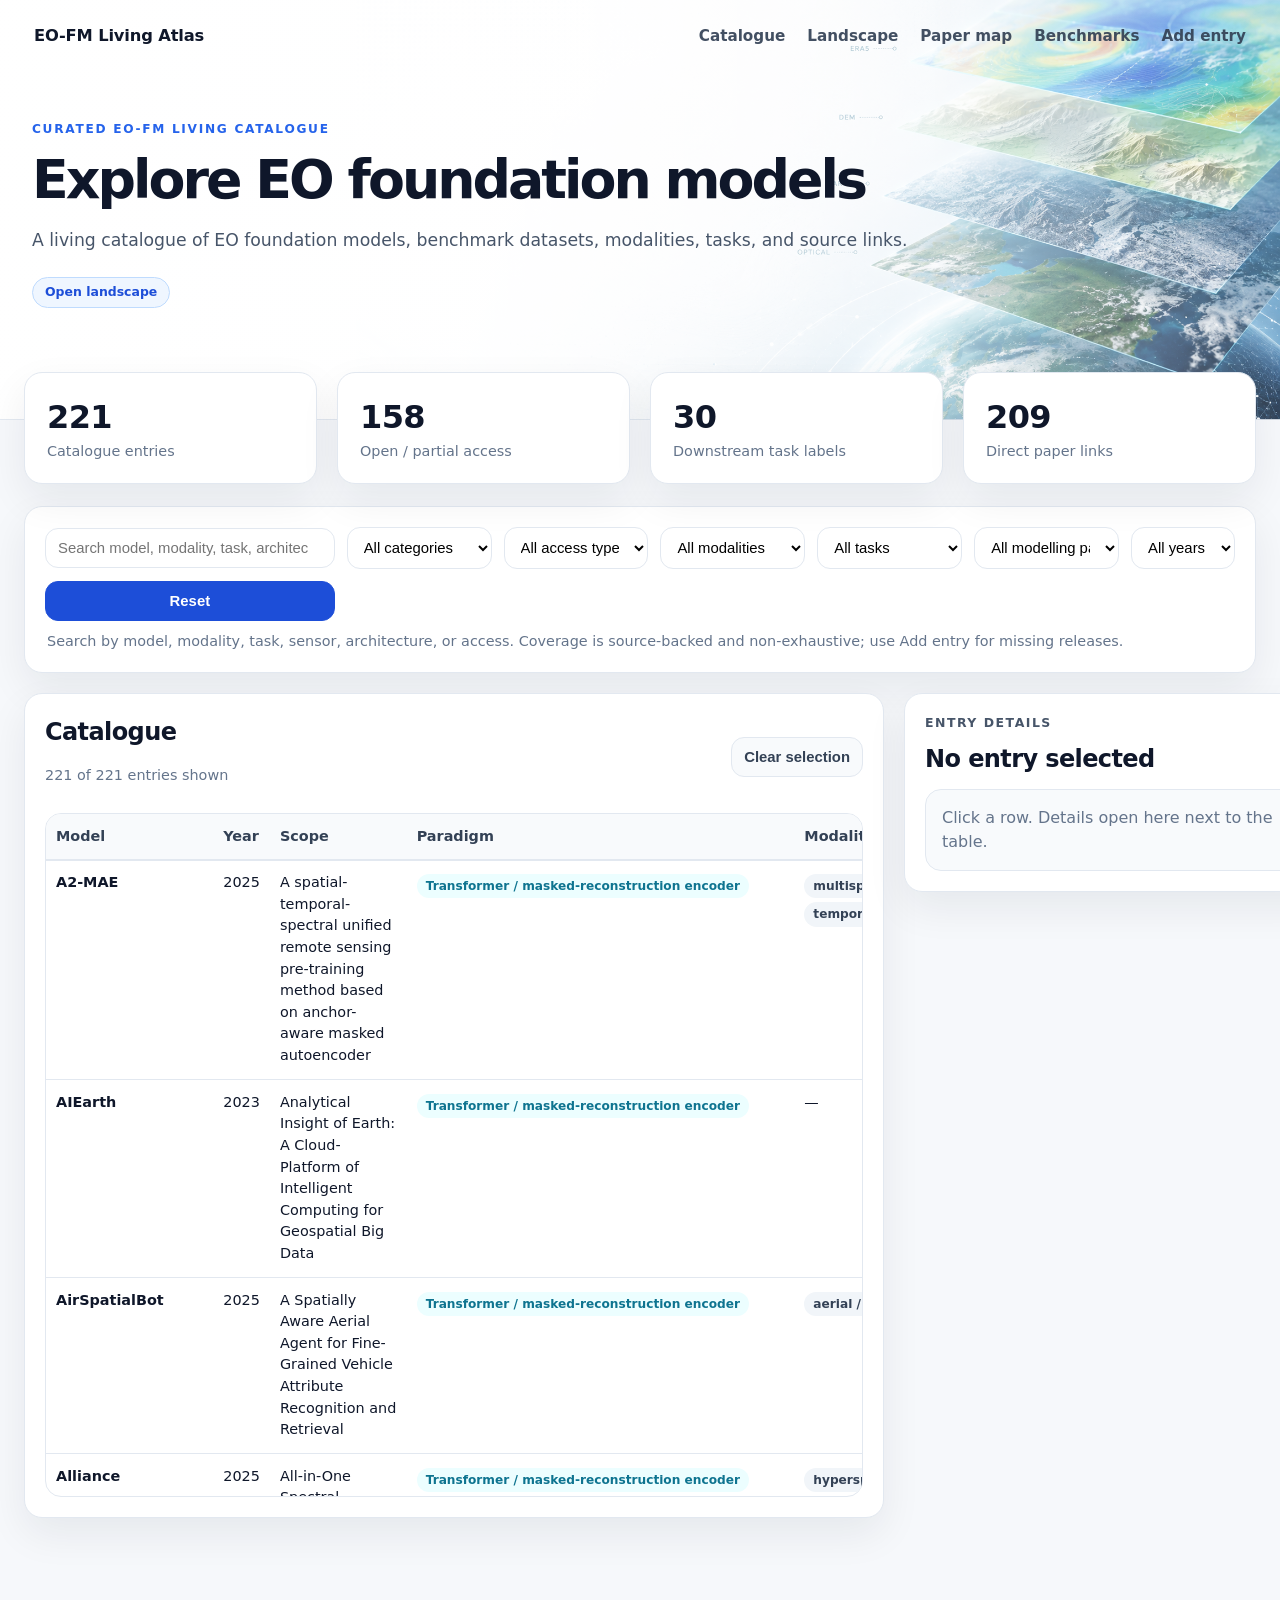
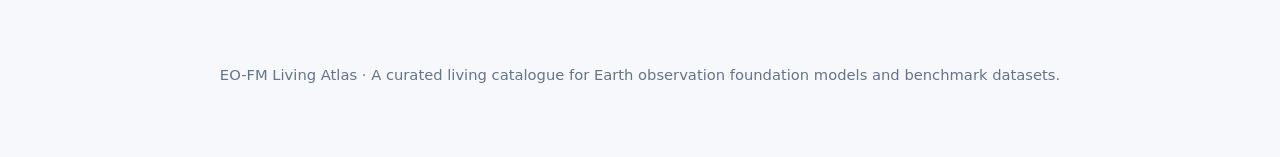
<file: index.html>
<!doctype html>
<html lang="en">
<head>
  <meta charset="utf-8">
  <meta name="viewport" content="width=device-width, initial-scale=1">
  <title>EO-FM Living Atlas</title>
  <link rel="stylesheet" href="style.css">
</head>
<body>
  <header class="hero">
    <nav class="nav">
      <div class="brand">EO-FM Living Atlas</div>
      <div class="links">
        <a href="index.html">Catalogue</a>
        <a href="landscape.html">Landscape</a><a href="paper-map.html">Paper map</a>
        <a href="benchmarks.html">Benchmarks</a>
        <a href="submit.html">Add entry</a>
      </div>
    </nav>
    <div class="hero-content">
      <p class="eyebrow">Curated EO-FM living catalogue</p>
      <h1>Explore EO foundation models</h1>
      <p class="subtitle">A living catalogue of EO foundation models, benchmark datasets, modalities, tasks, and source links.</p>
      <p class="hero-actions"><a class="link-pill" href="landscape.html">Open landscape</a></p>
    </div>
  </header>

  <main class="container">
    <section class="stats" id="stats"></section>

    <section class="panel controls-panel">
      <div class="toolbar">
        <input id="search" type="search" placeholder="Search model, modality, task, architecture, sensor, dataset, paper...">
        <select id="categoryFilter"><option value="">All categories</option></select>
        <select id="opennessFilter"><option value="">All access types</option></select>
        <select id="modalityFilter"><option value="">All modalities</option></select>
        <select id="taskFilter"><option value="">All tasks</option></select>
        <select id="paradigmFilter"><option value="">All modelling paradigms</option></select>
        <select id="yearFilter"><option value="">All years</option></select>
        <button id="resetBtn">Reset</button>
      </div>
      <div class="hint">Search by model, modality, task, sensor, architecture, or access. Coverage is source-backed and non-exhaustive; use Add entry for missing releases.</div>
    </section>

    <section class="catalogue-layout">
      <div class="panel table-panel">
        <div class="table-headline">
          <div>
            <h2>Catalogue</h2>
            <p id="resultCount" class="muted"></p>
          </div>
          <button id="clearSelection" class="ghost">Clear selection</button>
        </div>
        <div class="table-wrap">
          <table id="catalogueTable">
            <thead>
              <tr>
                <th>Model</th>
                <th>Year</th>
                <th>Scope</th>
                <th>Paradigm</th>
                <th>Modalities</th>
                <th>Architecture</th>
                <th>Downstream tasks</th>
                <th>Access</th>
                <th>Paper</th>
                <th>Code</th>
                <th>Weights</th>
                <th>Project</th>
              </tr>
            </thead>
            <tbody></tbody>
          </table>
        </div>
      </div>

      <aside class="panel detail-panel">
        <div class="detail-title-row">
          <div>
            <p class="eyebrow dark">Entry details</p>
            <h2 id="detailTitle">No entry selected</h2>
          </div>
        </div>
        <div id="details" class="details empty">Click a row. Details open here next to the table.</div>
      </aside>
    </section>
  </main>

  <footer>
    <p>EO-FM Living Atlas · A curated living catalogue for Earth observation foundation models and benchmark datasets.</p>
  </footer>

  <script src="app.js?v=20260707-5"></script>
  <script>
    (() => {
      const uniqueSorted = values =>
        [...new Set(values.filter(Boolean))]
          .sort((a, b) => String(a).localeCompare(String(b)));

      const normalizedAccess = entry => {
        const value = String(
          entry?.openness || entry?.openness_label || entry?.openness_text || ""
        ).toLowerCase();

        if (value.includes("partial")) return "partial";
        if (value.includes("closed")) return "closed";
        if (value.includes("open")) return "open";
        return "unknown";
      };

      const accessNames = {
        open: "Open source",
        partial: "Partial access",
        closed: "Closed source",
        unknown: "Unknown"
      };

      buildFilters = function () {
        const resetSelect = (element, label) => {
          element.innerHTML = `<option value="">${label}</option>`;
        };

        resetSelect(els.categoryFilter, "All categories");
        resetSelect(els.opennessFilter, "All access types");
        resetSelect(els.modalityFilter, "All modalities");
        resetSelect(els.taskFilter, "All tasks");
        resetSelect(els.paradigmFilter, "All modelling paradigms");
        resetSelect(els.yearFilter, "All years");

        const categories = uniqueSorted(state.data.map(d => d.category));
        const accessTypes = uniqueSorted(state.data.map(normalizedAccess));
        const modalities = uniqueSorted(state.data.flatMap(d => d.modality_tags || []));
        const tasks = uniqueSorted(state.data.flatMap(d => d.task_tags || []));
        const paradigms = uniqueSorted(state.data.map(d => d.modelling_paradigm));
        const years = [...new Set(
          state.data.map(d => d.publication_year).filter(Boolean)
        )].sort((a, b) => b - a);

        for (const value of categories) {
          els.categoryFilter.insertAdjacentHTML(
            "beforeend",
            `<option value="${escapeHtml(value)}">${escapeHtml(value)}</option>`
          );
        }

        for (const value of accessTypes) {
          els.opennessFilter.insertAdjacentHTML(
            "beforeend",
            `<option value="${value}">${accessNames[value]}</option>`
          );
        }

        for (const value of modalities) {
          els.modalityFilter.insertAdjacentHTML(
            "beforeend",
            `<option value="${escapeHtml(value)}">${escapeHtml(value)}</option>`
          );
        }

        for (const value of tasks) {
          els.taskFilter.insertAdjacentHTML(
            "beforeend",
            `<option value="${escapeHtml(value)}">${escapeHtml(value)}</option>`
          );
        }

        for (const value of paradigms) {
          els.paradigmFilter.insertAdjacentHTML(
            "beforeend",
            `<option value="${escapeHtml(value)}">${escapeHtml(value)}</option>`
          );
        }

        for (const value of years) {
          els.yearFilter.insertAdjacentHTML(
            "beforeend",
            `<option value="${value}">${value}</option>`
          );
        }
      };

      applyFilters = function () {
        const query = els.search.value.trim().toLowerCase();
        const category = els.categoryFilter.value;
        const access = els.opennessFilter.value;
        const modality = els.modalityFilter.value;
        const task = els.taskFilter.value;
        const paradigm = els.paradigmFilter.value;
        const year = els.yearFilter.value;

        state.filtered = state.data.filter(entry => {
          if (query && !rowText(entry).includes(query)) return false;
          if (category && entry.category !== category) return false;
          if (access && normalizedAccess(entry) !== access) return false;
          if (modality && !(entry.modality_tags || []).includes(modality)) return false;
          if (task && !(entry.task_tags || []).includes(task)) return false;
          if (paradigm && entry.modelling_paradigm !== paradigm) return false;
          if (year && String(entry.publication_year || "") !== year) return false;
          return true;
        });

        renderTable();
      };

      renderTable = function () {
        els.tbody.innerHTML = "";
        els.resultCount.textContent =
          `${state.filtered.length} of ${state.data.length} entries shown`;

        for (const entry of state.filtered) {
          const row = document.createElement("tr");

          if (entry.id === state.selectedId) {
            row.classList.add("selected");
          }

          const taskChips = (entry.task_tags || [])
            .slice(0, 5)
            .map(value => tag(value, "task"))
            .join("");

          const remainingTasks = (entry.task_tags || []).length > 5
            ? `<span class="more">+${entry.task_tags.length - 5}</span>`
            : "";

          row.innerHTML = `
            <td class="name"><span>${escapeHtml(entry.name)}</span></td>
            <td>${escapeHtml(entry.publication_year || "—")}</td>
            <td>${escapeHtml(entry.scope || "—")}</td>
            <td>${tag(entry.modelling_paradigm || "Unknown", "paradigm")}</td>
            <td>${
              (entry.modality_tags || []).map(value => tag(value)).join("") ||
              escapeHtml(truncate(entry.input_modality, 80))
            }</td>
            <td>${
              (entry.architecture_tags || []).map(value => tag(value, "arch")).join("") ||
              escapeHtml(truncate(entry.architecture, 80))
            }</td>
            <td class="tasks-cell">
              ${taskChips}${remainingTasks}
              <div class="task-preview">
                ${escapeHtml(truncate(entry.downstream_tasks, 125))}
              </div>
            </td>
            <td>${tag(accessLabel(entry), normalizedAccess(entry))}</td>
            <td class="single-link">${linkButton("Paper", entry.paper_url, true)}</td>
            <td class="single-link">${linkButton("Code", entry.code_url, true)}</td>
            <td class="single-link">${linkButton("Weights", entry.weights_url, true)}</td>
            <td class="single-link">${linkButton("Project", entry.project_url, true)}</td>
          `;

          row.addEventListener("click", event => {
            if (event.target.closest("a")) return;
            renderDetails(entry);
          });

          els.tbody.appendChild(row);
        }
      };

      renderDetails = function (entry) {
        state.selectedId = entry.id;
        els.detailTitle.textContent = entry.name;
        els.details.classList.remove("empty");

        const tasks = (entry.task_tags || [])
          .map(value => tag(value, "task"))
          .join("") || "No task tags available yet.";

        els.details.innerHTML = `
          <div class="detail-actions">
            ${linkButton("Original paper", entry.paper_url)}
            ${linkButton("Code", entry.code_url)}
            ${linkButton("Weights", entry.weights_url)}
            ${linkButton("Project page", entry.project_url)}
          </div>

          <div class="detail-section">
            <h3>Scientific scope</h3>
            <p>${escapeHtml(entry.scope || "Unknown")}</p>
          </div>

          <div class="detail-section">
            <h3>Publication year</h3>
            <p>${escapeHtml(entry.publication_year || "Unknown")}</p>
          </div>

          <div class="detail-section">
            <h3>Modelling paradigm</h3>
            <p>${escapeHtml(entry.modelling_paradigm || "Unknown")}</p>
          </div>

          <div class="detail-section">
            <h3>Modalities</h3>
            <p>${escapeHtml(entry.input_modality || "Unknown")}</p>
            <div>${(entry.modality_tags || []).map(value => tag(value)).join("")}</div>
          </div>

          <div class="detail-section">
            <h3>Architecture</h3>
            <p>${escapeHtml(entry.architecture || "Unknown")}</p>
            <div>${
              (entry.architecture_tags || [])
                .map(value => tag(value, "arch"))
                .join("")
            }</div>
          </div>

          <div class="detail-section">
            <h3>Downstream tasks</h3>
            <div class="task-strip">${tasks}</div>
            <p>${escapeHtml(entry.downstream_tasks || "Unknown")}</p>
          </div>

          <div class="detail-section">
            <h3>Training scale / representation</h3>
            <p>${escapeHtml(entry.training_scale || "Unknown")}</p>
          </div>

          <div class="detail-grid">
            <div class="detail-key">Access</div>
            <div>${escapeHtml(entry.openness_text || accessLabel(entry))}</div>

            <div class="detail-key">Strength</div>
            <div>${escapeHtml(entry.fm_strength || "—")}</div>

            <div class="detail-key">Notes</div>
            <div>${escapeHtml(entry.notes || "—")}</div>
          </div>
        `;

        renderTable();
      };

      const originalRenderStats = renderStats;
      renderStats = function () {
        originalRenderStats();
        renderTimeline();
      };

      window.addEventListener("load", () => {
        if (typeof renderTimeline === "function") {
          renderTimeline();
        }
      });
    })();
  </script>
</body>
</html>
</file>
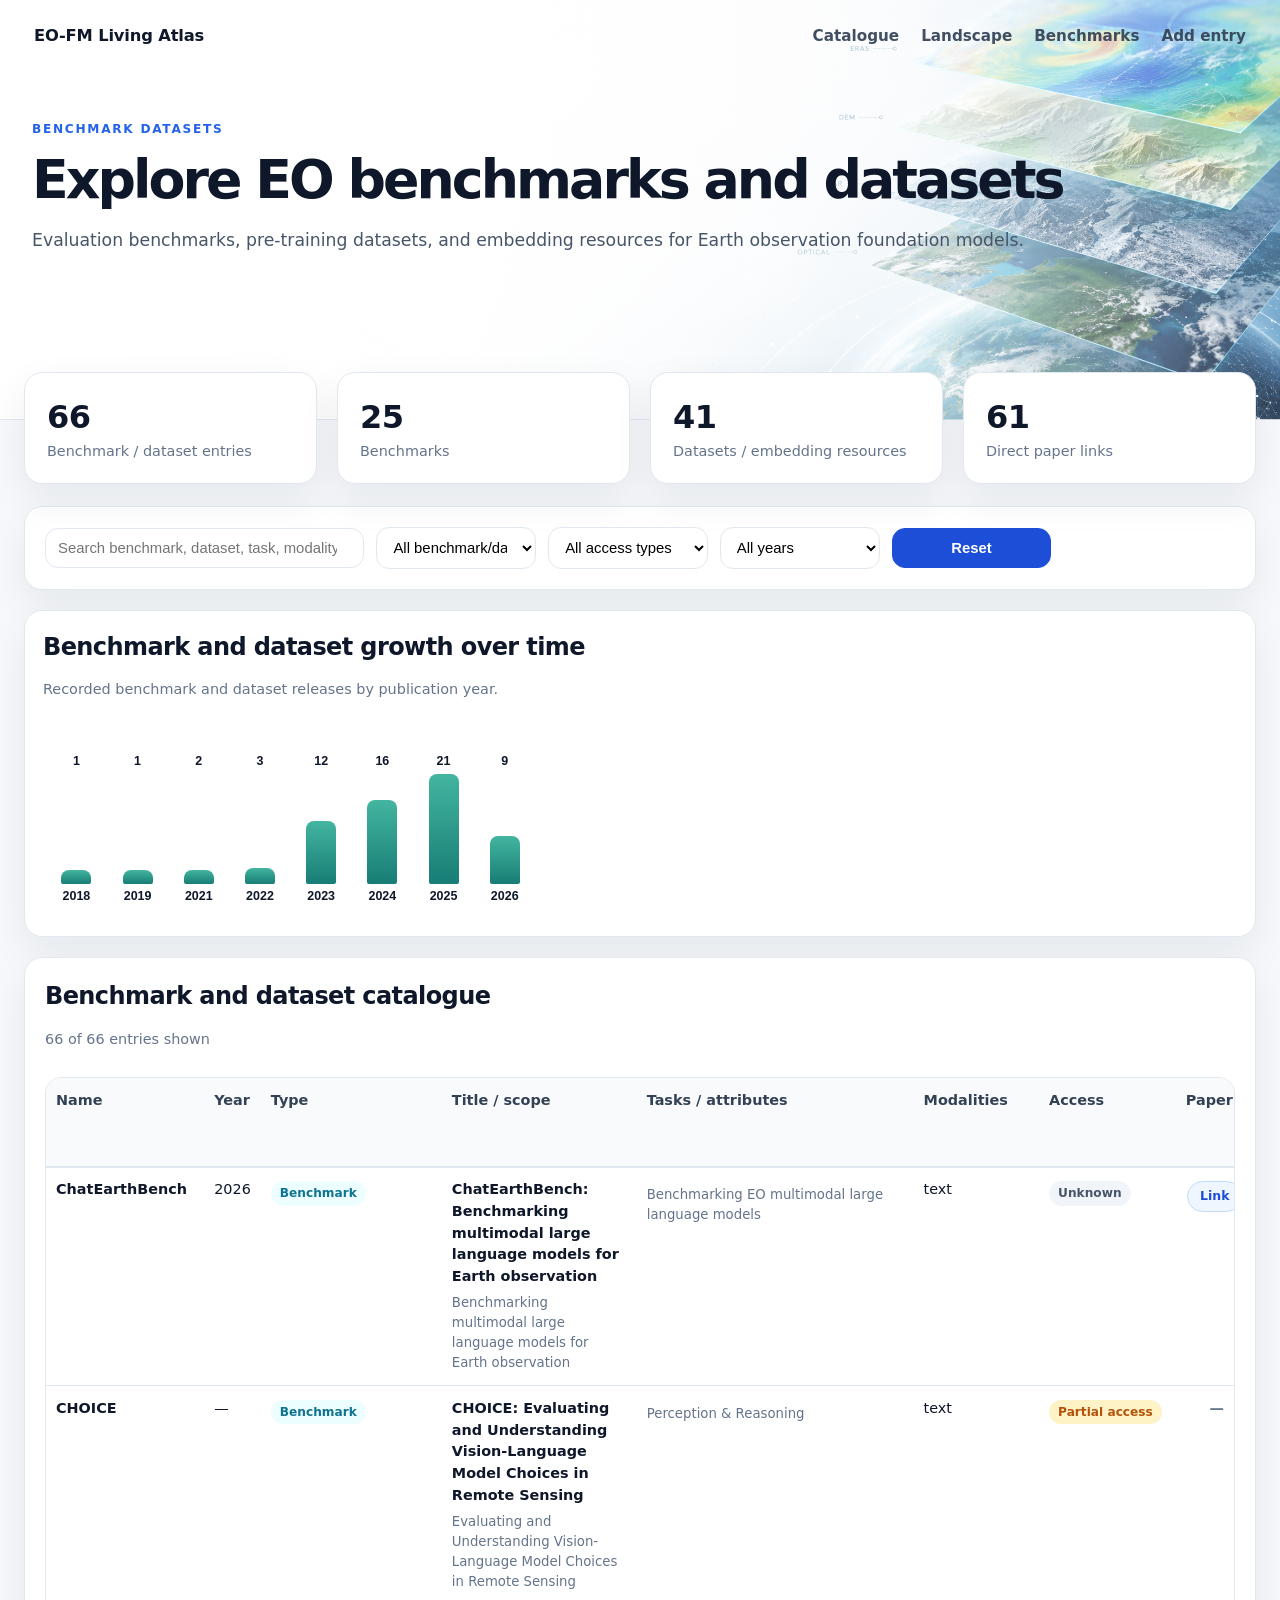
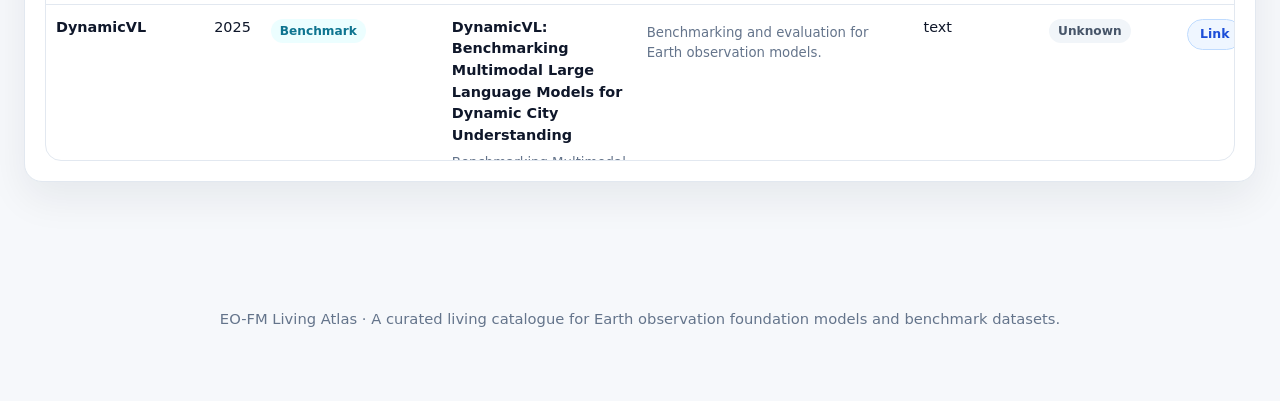
<file: benchmarks-fixed.html>
<!doctype html>
<html lang="en">
<head>
  <meta charset="utf-8">
  <meta name="viewport" content="width=device-width, initial-scale=1">
  <title>Benchmarks · EO-FM Living Atlas</title>
  <link rel="stylesheet" href="style.css">
</head>
<body>
  <header class="hero">
    <nav class="nav">
      <div class="brand">EO-FM Living Atlas</div>
      <div class="links">
        <a href="index.html">Catalogue</a>
        <a href="landscape.html">Landscape</a>
        <a href="benchmarks.html">Benchmarks</a>
        <a href="submit.html">Add entry</a>
      </div>
    </nav>

    <div class="hero-content">
      <p class="eyebrow">Benchmark datasets</p>
      <h1>Explore EO benchmarks and datasets</h1>
      <p class="subtitle">
        Evaluation benchmarks, pre-training datasets, and embedding resources
        for Earth observation foundation models.
      </p>
    </div>
  </header>

  <main class="container">
    <section class="stats" id="benchmarkStats"></section>

    <section class="panel controls-panel">
      <div class="toolbar">
        <input
          id="benchmarkSearch"
          type="search"
          placeholder="Search benchmark, dataset, task, modality, paper..."
        >
        <select id="typeFilter">
          <option value="">All benchmark/dataset types</option>
        </select>
        <select id="accessFilter">
          <option value="">All access types</option>
        </select>
        <select id="benchmarkYearFilter">
          <option value="">All years</option>
        </select>
        <button id="benchmarkResetBtn">Reset</button>
      </div>
    </section>

    <section class="panel timeline-panel">
      <div class="table-headline">
        <div>
          <h2>Benchmark and dataset growth over time</h2>
          <p class="muted">
            Recorded benchmark and dataset releases by publication year.
          </p>
        </div>
      </div>
      <div id="benchmarkTimeline" class="timeline-bars"></div>
    </section>

    <section class="panel table-panel full-width-panel">
      <div class="table-headline">
        <div>
          <h2>Benchmark and dataset catalogue</h2>
          <p id="benchmarkResultCount" class="muted"></p>
        </div>
      </div>

      <div class="table-wrap">
        <table id="benchmarksTable" class="benchmarks-table">
          <thead>
            <tr>
              <th>Name</th>
              <th>Year</th>
              <th>Type</th>
              <th>Title / scope</th>
              <th>Tasks / attributes</th>
              <th>Modalities</th>
              <th>Access</th>
              <th>Paper</th>
              <th>Code</th>
              <th>Dataset / project</th>
            </tr>
          </thead>
          <tbody></tbody>
        </table>
      </div>
    </section>
  </main>

  <footer>
    <p>
      EO-FM Living Atlas · A curated living catalogue for Earth observation
      foundation models and benchmark datasets.
    </p>
  </footer>

  <script src="benchmarks.js?v=20260707-4"></script>

  <script>
    (() => {
      const uniqueSorted = values =>
        [...new Set(values.filter(Boolean))]
          .sort((a, b) => String(a).localeCompare(String(b)));

      const normalizedAccess = entry => {
        const value = String(entry?.access || "").toLowerCase();

        if (value.includes("partial")) return "partial";
        if (value.includes("closed")) return "closed";
        if (value.includes("open")) return "open";
        return "unknown";
      };

      const accessNames = {
        open: "Open source",
        partial: "Partial access",
        closed: "Closed source",
        unknown: "Unknown"
      };

      buildFilters = function () {
        els.typeFilter.innerHTML =
          '<option value="">All benchmark/dataset types</option>';

        els.accessFilter.innerHTML =
          '<option value="">All access types</option>';

        els.yearFilter.innerHTML =
          '<option value="">All years</option>';

        const types = uniqueSorted(
          state.data.map(entry => entry.benchmark_type)
        );

        const accessTypes = uniqueSorted(
          state.data.map(normalizedAccess)
        );

        const years = [...new Set(
          state.data
            .map(entry => entry.publication_year)
            .filter(Boolean)
        )].sort((a, b) => b - a);

        for (const type of types) {
          els.typeFilter.insertAdjacentHTML(
            "beforeend",
            `<option value="${escapeHtml(type)}">${escapeHtml(type)}</option>`
          );
        }

        for (const access of accessTypes) {
          els.accessFilter.insertAdjacentHTML(
            "beforeend",
            `<option value="${access}">${accessNames[access]}</option>`
          );
        }

        for (const year of years) {
          els.yearFilter.insertAdjacentHTML(
            "beforeend",
            `<option value="${year}">${year}</option>`
          );
        }
      };

      applyFilters = function () {
        const query = els.search.value.trim().toLowerCase();
        const type = els.typeFilter.value;
        const access = els.accessFilter.value;
        const year = els.yearFilter.value;

        state.filtered = state.data.filter(entry => {
          if (query && !rowText(entry).includes(query)) return false;
          if (type && entry.benchmark_type !== type) return false;
          if (access && normalizedAccess(entry) !== access) return false;
          if (year && String(entry.publication_year || "") !== year) return false;
          return true;
        });

        renderTable();
      };

      renderTable = function () {
        els.tbody.innerHTML = "";
        els.resultCount.textContent =
          `${state.filtered.length} of ${state.data.length} entries shown`;

        for (const entry of state.filtered) {
          const row = document.createElement("tr");
          const datasetUrl = entry.dataset_url || entry.project_url;

          row.innerHTML = `
            <td class="name">
              <span>${escapeHtml(entry.name)}</span>
            </td>

            <td>${escapeHtml(entry.publication_year || "—")}</td>

            <td>
              ${tag(entry.benchmark_type || "Unknown", "paradigm")}
            </td>

            <td>
              <strong>${escapeHtml(truncate(entry.title, 120))}</strong>
              <div class="task-preview">
                ${escapeHtml(truncate(entry.scope, 150))}
              </div>
            </td>

            <td class="tasks-cell">
              <div class="task-preview">
                ${escapeHtml(truncate(entry.tasks, 180))}
              </div>
            </td>

            <td>
              ${escapeHtml(truncate(entry.modalities, 90))}
            </td>

            <td>
              ${tag(accessNames[normalizedAccess(entry)], normalizedAccess(entry))}
            </td>

            <td class="single-link">
              ${linkButton("Link", entry.paper_url)}
            </td>

            <td class="single-link">
              ${linkButton("Link", entry.code_url)}
            </td>

            <td class="single-link">
              ${linkButton("Link", datasetUrl)}
            </td>
          `;

          els.tbody.appendChild(row);
        }
      };
    })();
  </script>
</body>
</html>
</file>
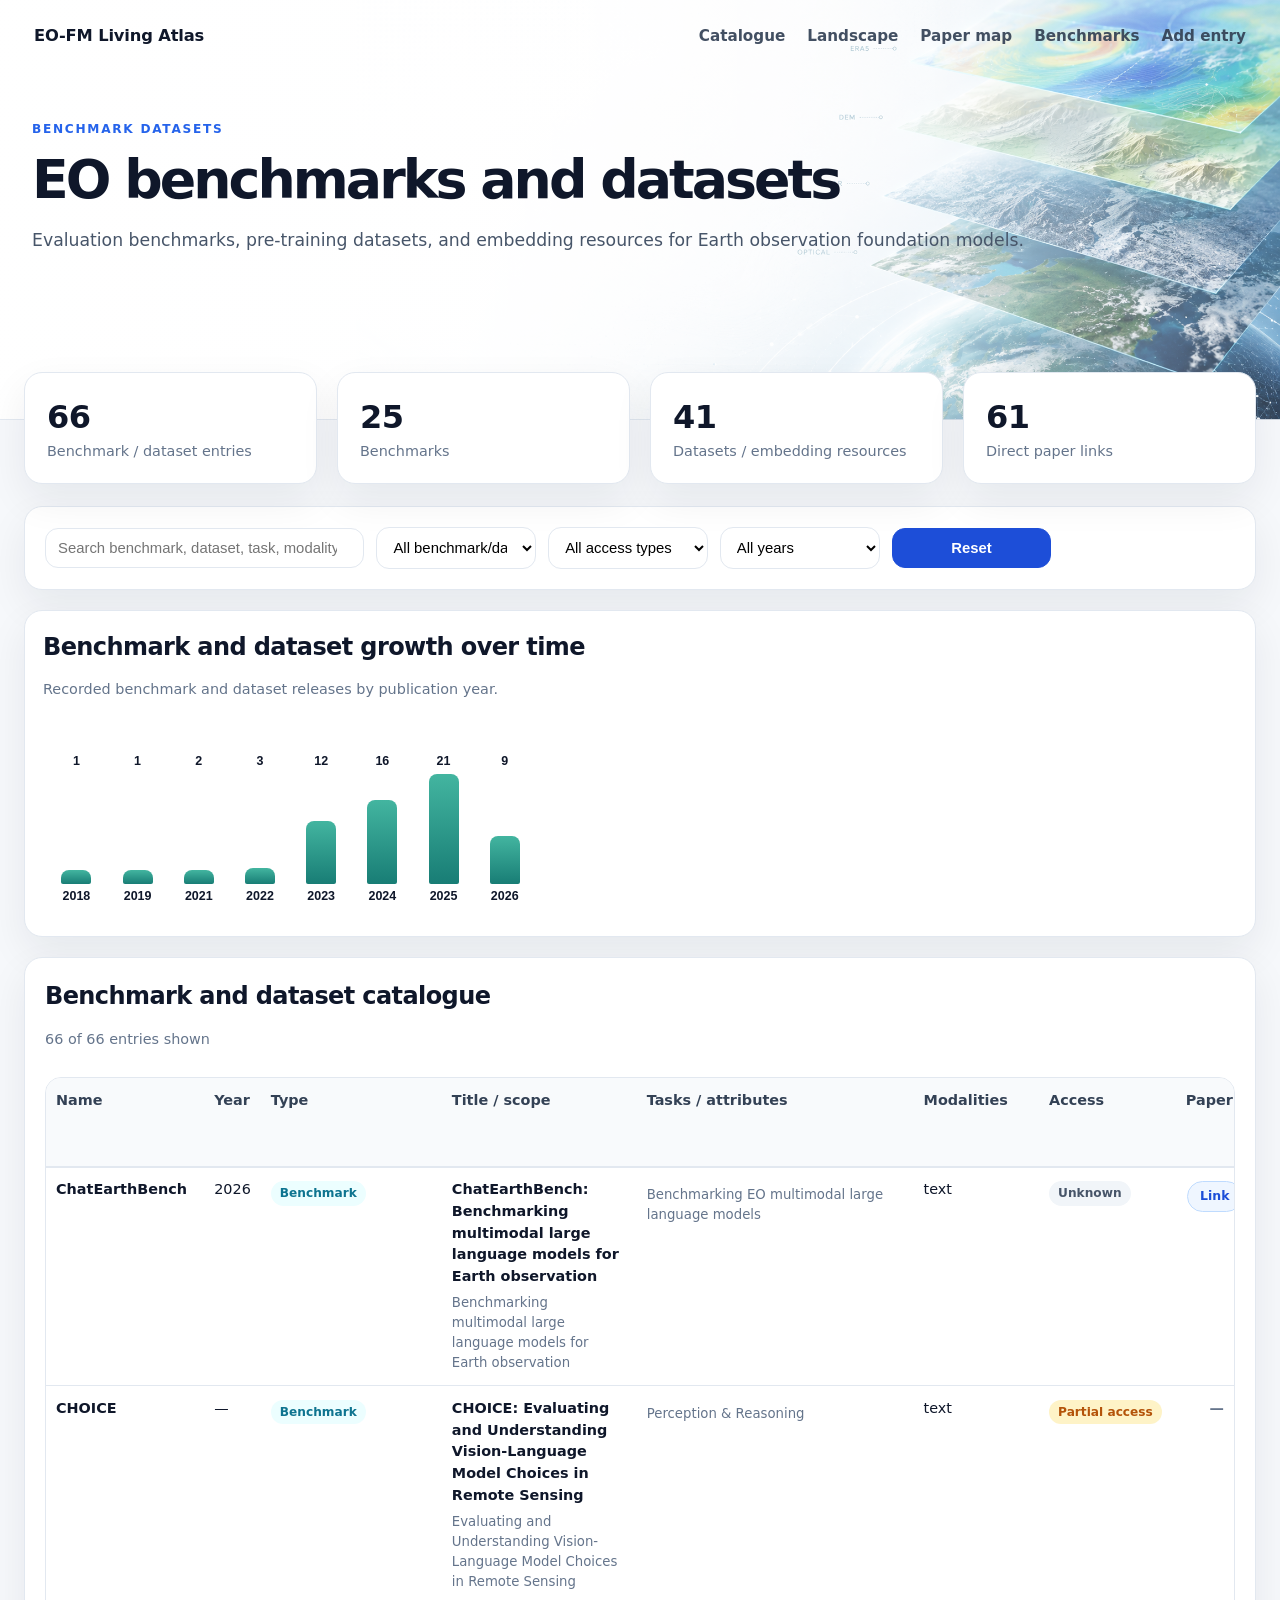
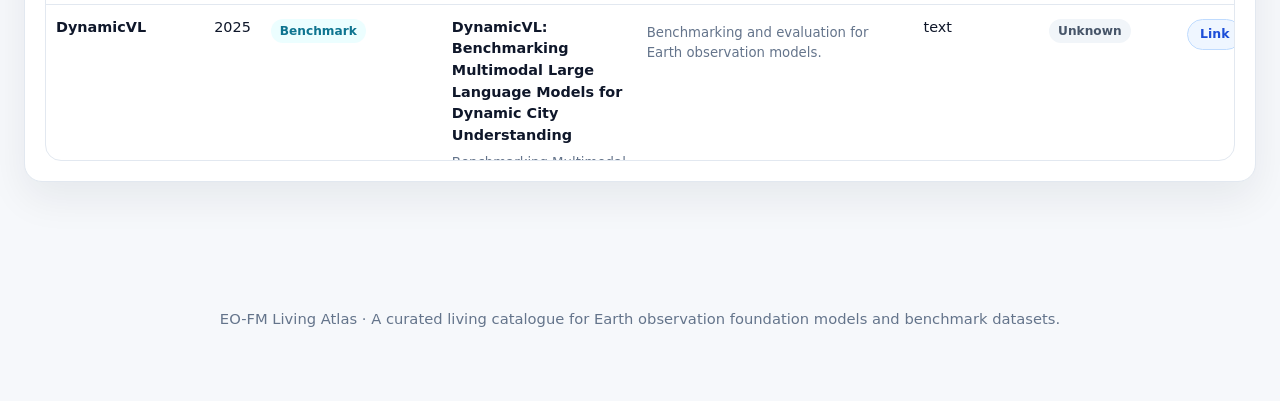
<file: benchmarks.html>
<!doctype html>
<html lang="en">
<head>
  <meta charset="utf-8">
  <meta name="viewport" content="width=device-width, initial-scale=1">
  <title>Benchmarks · EO-FM Living Atlas</title>
  <link rel="stylesheet" href="style.css">
</head>
<body>
  <header class="hero">
    <nav class="nav">
      <div class="brand">EO-FM Living Atlas</div>
      <div class="links">
        <a href="index.html">Catalogue</a>
        <a href="landscape.html">Landscape</a><a href="paper-map.html">Paper map</a>
        <a href="benchmarks.html">Benchmarks</a>
        <a href="submit.html">Add entry</a>
      </div>
    </nav>

    <div class="hero-content">
      <p class="eyebrow">Benchmark datasets</p>
      <h1> EO benchmarks and datasets</h1>
      <p class="subtitle">
        Evaluation benchmarks, pre-training datasets, and embedding resources
        for Earth observation foundation models.
      </p>
    </div>
  </header>

  <main class="container">
    <section class="stats" id="benchmarkStats"></section>

    <section class="panel controls-panel">
      <div class="toolbar">
        <input
          id="benchmarkSearch"
          type="search"
          placeholder="Search benchmark, dataset, task, modality, paper..."
        >
        <select id="typeFilter">
          <option value="">All benchmark/dataset types</option>
        </select>
        <select id="accessFilter">
          <option value="">All access types</option>
        </select>
        <select id="benchmarkYearFilter">
          <option value="">All years</option>
        </select>
        <button id="benchmarkResetBtn">Reset</button>
      </div>
    </section>

    <section class="panel timeline-panel">
      <div class="table-headline">
        <div>
          <h2>Benchmark and dataset growth over time</h2>
          <p class="muted">
            Recorded benchmark and dataset releases by publication year.
          </p>
        </div>
      </div>
      <div id="benchmarkTimeline" class="timeline-bars"></div>
    </section>

    <section class="panel table-panel full-width-panel">
      <div class="table-headline">
        <div>
          <h2>Benchmark and dataset catalogue</h2>
          <p id="benchmarkResultCount" class="muted"></p>
        </div>
      </div>

      <div class="table-wrap">
        <table id="benchmarksTable" class="benchmarks-table">
          <thead>
            <tr>
              <th>Name</th>
              <th>Year</th>
              <th>Type</th>
              <th>Title / scope</th>
              <th>Tasks / attributes</th>
              <th>Modalities</th>
              <th>Access</th>
              <th>Paper</th>
              <th>Code</th>
              <th>Dataset / project</th>
            </tr>
          </thead>
          <tbody></tbody>
        </table>
      </div>
    </section>
  </main>

  <footer>
    <p>
      EO-FM Living Atlas · A curated living catalogue for Earth observation
      foundation models and benchmark datasets.
    </p>
  </footer>

  <script src="benchmarks.js?v=20260707-4"></script>

  <script>
    (() => {
      const uniqueSorted = values =>
        [...new Set(values.filter(Boolean))]
          .sort((a, b) => String(a).localeCompare(String(b)));

      const normalizedAccess = entry => {
        const value = String(entry?.access || "").toLowerCase();

        if (value.includes("partial")) return "partial";
        if (value.includes("closed")) return "closed";
        if (value.includes("open")) return "open";
        return "unknown";
      };

      const accessNames = {
        open: "Open source",
        partial: "Partial access",
        closed: "Closed source",
        unknown: "Unknown"
      };

      buildFilters = function () {
        els.typeFilter.innerHTML =
          '<option value="">All benchmark/dataset types</option>';

        els.accessFilter.innerHTML =
          '<option value="">All access types</option>';

        els.yearFilter.innerHTML =
          '<option value="">All years</option>';

        const types = uniqueSorted(
          state.data.map(entry => entry.benchmark_type)
        );

        const accessTypes = uniqueSorted(
          state.data.map(normalizedAccess)
        );

        const years = [...new Set(
          state.data
            .map(entry => entry.publication_year)
            .filter(Boolean)
        )].sort((a, b) => b - a);

        for (const type of types) {
          els.typeFilter.insertAdjacentHTML(
            "beforeend",
            `<option value="${escapeHtml(type)}">${escapeHtml(type)}</option>`
          );
        }

        for (const access of accessTypes) {
          els.accessFilter.insertAdjacentHTML(
            "beforeend",
            `<option value="${access}">${accessNames[access]}</option>`
          );
        }

        for (const year of years) {
          els.yearFilter.insertAdjacentHTML(
            "beforeend",
            `<option value="${year}">${year}</option>`
          );
        }
      };

      applyFilters = function () {
        const query = els.search.value.trim().toLowerCase();
        const type = els.typeFilter.value;
        const access = els.accessFilter.value;
        const year = els.yearFilter.value;

        state.filtered = state.data.filter(entry => {
          if (query && !rowText(entry).includes(query)) return false;
          if (type && entry.benchmark_type !== type) return false;
          if (access && normalizedAccess(entry) !== access) return false;
          if (year && String(entry.publication_year || "") !== year) return false;
          return true;
        });

        renderTable();
      };

      renderTable = function () {
        els.tbody.innerHTML = "";
        els.resultCount.textContent =
          `${state.filtered.length} of ${state.data.length} entries shown`;

        for (const entry of state.filtered) {
          const row = document.createElement("tr");
          const datasetUrl = entry.dataset_url || entry.project_url;

          row.innerHTML = `
            <td class="name">
              <span>${escapeHtml(entry.name)}</span>
            </td>

            <td>${escapeHtml(entry.publication_year || "—")}</td>

            <td>
              ${tag(entry.benchmark_type || "Unknown", "paradigm")}
            </td>

            <td>
              <strong>${escapeHtml(truncate(entry.title, 120))}</strong>
              <div class="task-preview">
                ${escapeHtml(truncate(entry.scope, 150))}
              </div>
            </td>

            <td class="tasks-cell">
              <div class="task-preview">
                ${escapeHtml(truncate(entry.tasks, 180))}
              </div>
            </td>

            <td>
              ${escapeHtml(truncate(entry.modalities, 90))}
            </td>

            <td>
              ${tag(accessNames[normalizedAccess(entry)], normalizedAccess(entry))}
            </td>

            <td class="single-link">
              ${linkButton("Link", entry.paper_url)}
            </td>

            <td class="single-link">
              ${linkButton("Link", entry.code_url)}
            </td>

            <td class="single-link">
              ${linkButton("Link", datasetUrl)}
            </td>
          `;

          els.tbody.appendChild(row);
        }
      };
    })();
  </script>
</body>
</html>
</file>
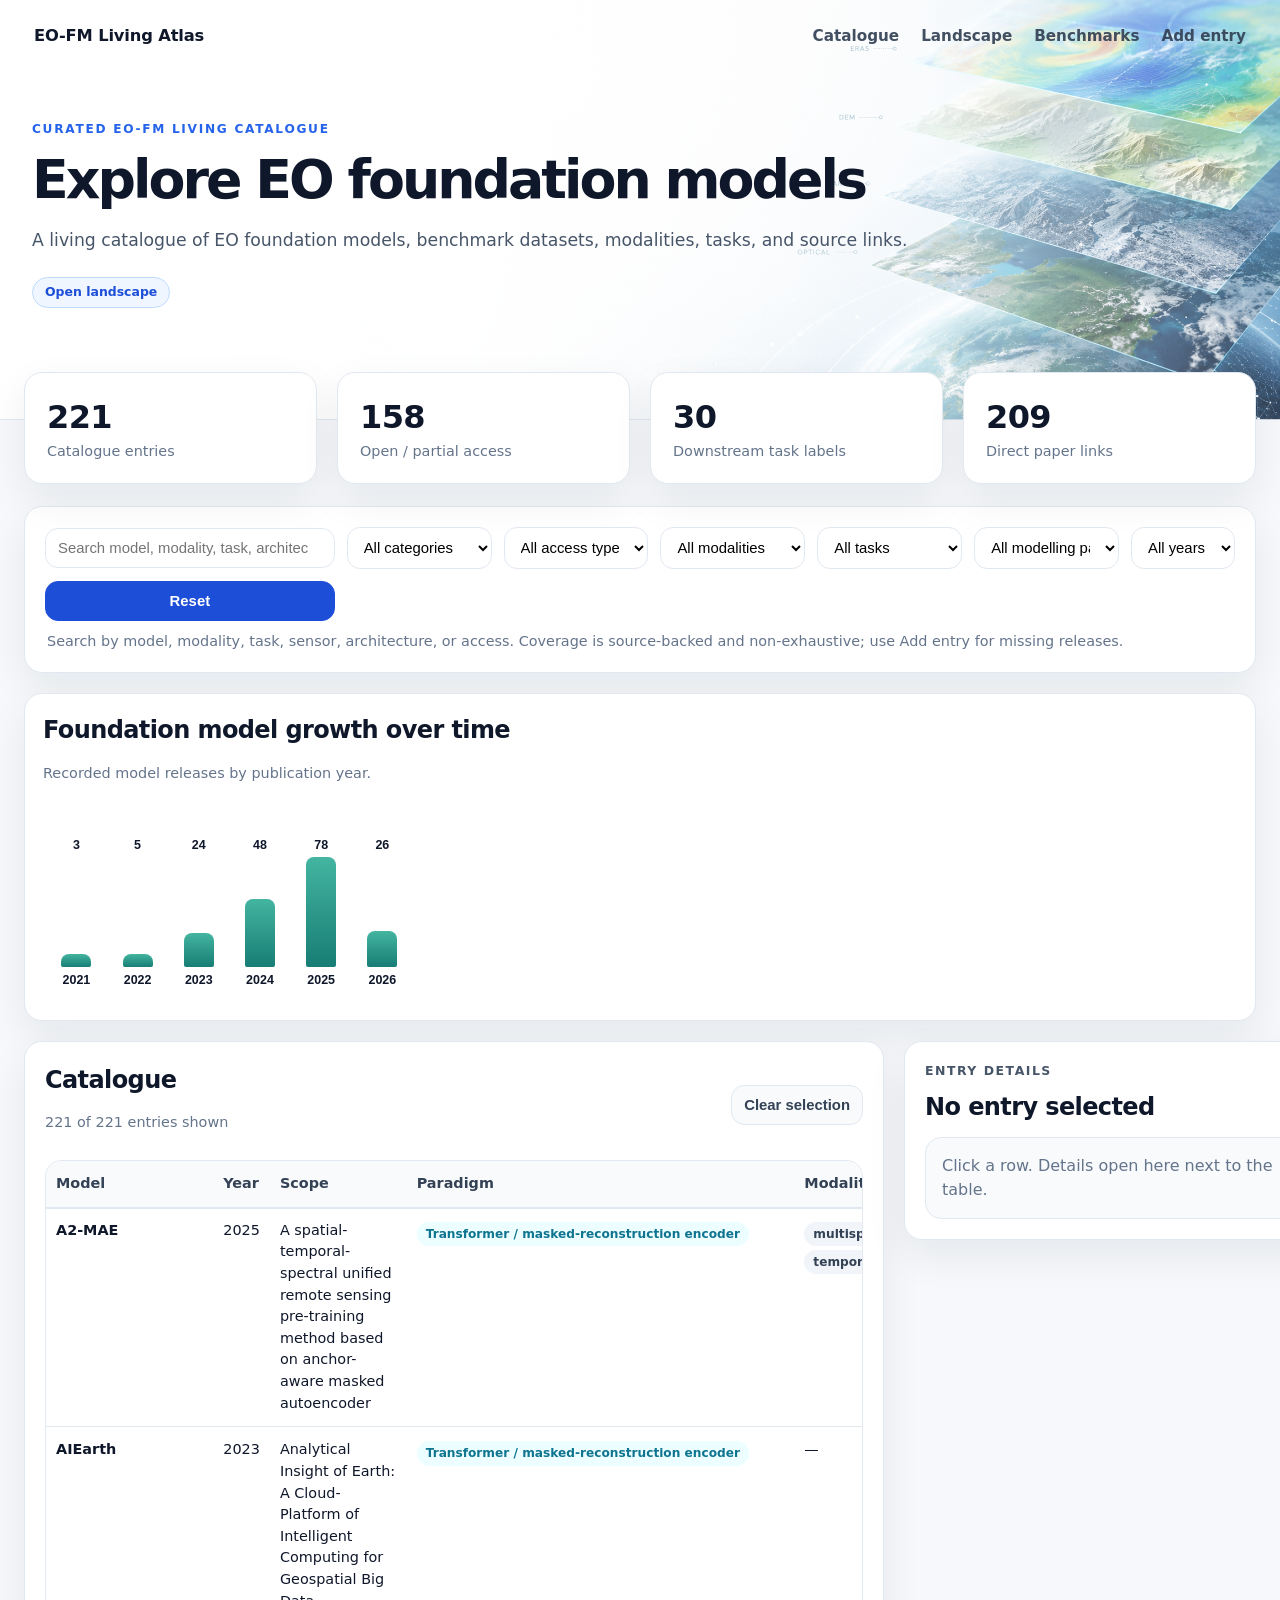
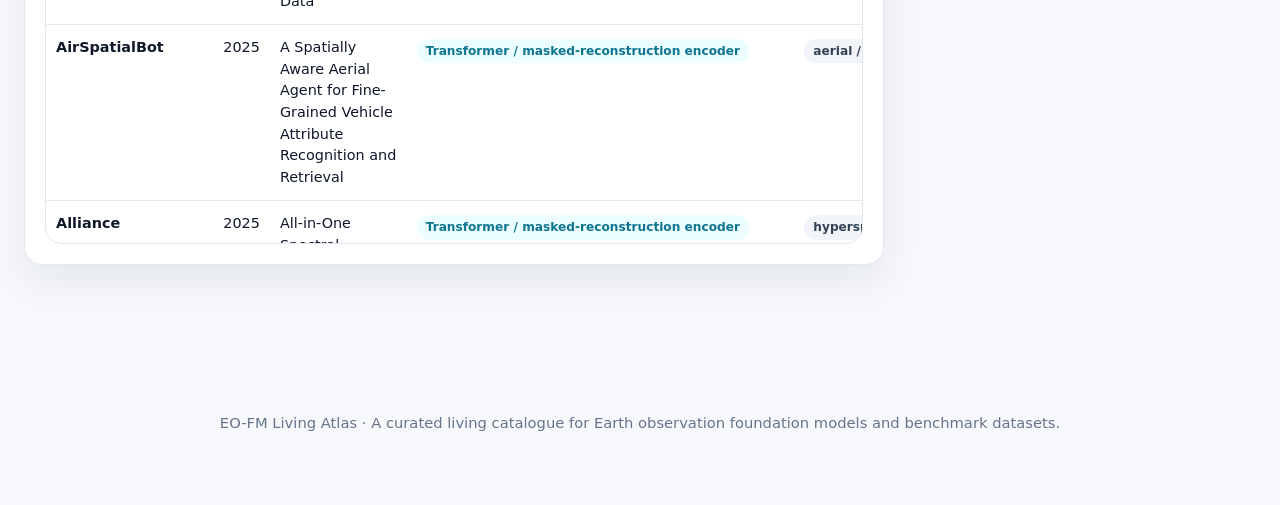
<file: index-fixed.html>
<!doctype html>
<html lang="en">
<head>
  <meta charset="utf-8">
  <meta name="viewport" content="width=device-width, initial-scale=1">
  <title>EO-FM Living Atlas</title>
  <link rel="stylesheet" href="style.css">
</head>
<body>
  <header class="hero">
    <nav class="nav">
      <div class="brand">EO-FM Living Atlas</div>
      <div class="links">
        <a href="index.html">Catalogue</a>
        <a href="landscape.html">Landscape</a>
        <a href="benchmarks.html">Benchmarks</a>
        <a href="submit.html">Add entry</a>
      </div>
    </nav>
    <div class="hero-content">
      <p class="eyebrow">Curated EO-FM living catalogue</p>
      <h1>Explore EO foundation models</h1>
      <p class="subtitle">A living catalogue of EO foundation models, benchmark datasets, modalities, tasks, and source links.</p>
      <p class="hero-actions"><a class="link-pill" href="landscape.html">Open landscape</a></p>
    </div>
  </header>

  <main class="container">
    <section class="stats" id="stats"></section>

    <section class="panel controls-panel">
      <div class="toolbar">
        <input id="search" type="search" placeholder="Search model, modality, task, architecture, sensor, dataset, paper...">
        <select id="categoryFilter"><option value="">All categories</option></select>
        <select id="opennessFilter"><option value="">All access types</option></select>
        <select id="modalityFilter"><option value="">All modalities</option></select>
        <select id="taskFilter"><option value="">All tasks</option></select>
        <select id="paradigmFilter"><option value="">All modelling paradigms</option></select>
        <select id="yearFilter"><option value="">All years</option></select>
        <button id="resetBtn">Reset</button>
      </div>
      <div class="hint">Search by model, modality, task, sensor, architecture, or access. Coverage is source-backed and non-exhaustive; use Add entry for missing releases.</div>
    </section>

    <section class="panel timeline-panel">
      <div class="table-headline">
        <div>
          <h2>Foundation model growth over time</h2>
          <p class="muted">Recorded model releases by publication year.</p>
        </div>
      </div>
      <div id="modelTimeline" class="timeline-bars"></div>
    </section>

    <section class="catalogue-layout">
      <div class="panel table-panel">
        <div class="table-headline">
          <div>
            <h2>Catalogue</h2>
            <p id="resultCount" class="muted"></p>
          </div>
          <button id="clearSelection" class="ghost">Clear selection</button>
        </div>
        <div class="table-wrap">
          <table id="catalogueTable">
            <thead>
              <tr>
                <th>Model</th>
                <th>Year</th>
                <th>Scope</th>
                <th>Paradigm</th>
                <th>Modalities</th>
                <th>Architecture</th>
                <th>Downstream tasks</th>
                <th>Access</th>
                <th>Paper</th>
                <th>Code</th>
                <th>Weights</th>
                <th>Project</th>
              </tr>
            </thead>
            <tbody></tbody>
          </table>
        </div>
      </div>

      <aside class="panel detail-panel">
        <div class="detail-title-row">
          <div>
            <p class="eyebrow dark">Entry details</p>
            <h2 id="detailTitle">No entry selected</h2>
          </div>
        </div>
        <div id="details" class="details empty">Click a row. Details open here next to the table.</div>
      </aside>
    </section>
  </main>

  <footer>
    <p>EO-FM Living Atlas · A curated living catalogue for Earth observation foundation models and benchmark datasets.</p>
  </footer>

  <script src="app.js?v=20260707-5"></script>
  <script>
    (() => {
      const uniqueSorted = values =>
        [...new Set(values.filter(Boolean))]
          .sort((a, b) => String(a).localeCompare(String(b)));

      const normalizedAccess = entry => {
        const value = String(
          entry?.openness || entry?.openness_label || entry?.openness_text || ""
        ).toLowerCase();

        if (value.includes("partial")) return "partial";
        if (value.includes("closed")) return "closed";
        if (value.includes("open")) return "open";
        return "unknown";
      };

      const accessNames = {
        open: "Open source",
        partial: "Partial access",
        closed: "Closed source",
        unknown: "Unknown"
      };

      buildFilters = function () {
        const resetSelect = (element, label) => {
          element.innerHTML = `<option value="">${label}</option>`;
        };

        resetSelect(els.categoryFilter, "All categories");
        resetSelect(els.opennessFilter, "All access types");
        resetSelect(els.modalityFilter, "All modalities");
        resetSelect(els.taskFilter, "All tasks");
        resetSelect(els.paradigmFilter, "All modelling paradigms");
        resetSelect(els.yearFilter, "All years");

        const categories = uniqueSorted(state.data.map(d => d.category));
        const accessTypes = uniqueSorted(state.data.map(normalizedAccess));
        const modalities = uniqueSorted(state.data.flatMap(d => d.modality_tags || []));
        const tasks = uniqueSorted(state.data.flatMap(d => d.task_tags || []));
        const paradigms = uniqueSorted(state.data.map(d => d.modelling_paradigm));
        const years = [...new Set(
          state.data.map(d => d.publication_year).filter(Boolean)
        )].sort((a, b) => b - a);

        for (const value of categories) {
          els.categoryFilter.insertAdjacentHTML(
            "beforeend",
            `<option value="${escapeHtml(value)}">${escapeHtml(value)}</option>`
          );
        }

        for (const value of accessTypes) {
          els.opennessFilter.insertAdjacentHTML(
            "beforeend",
            `<option value="${value}">${accessNames[value]}</option>`
          );
        }

        for (const value of modalities) {
          els.modalityFilter.insertAdjacentHTML(
            "beforeend",
            `<option value="${escapeHtml(value)}">${escapeHtml(value)}</option>`
          );
        }

        for (const value of tasks) {
          els.taskFilter.insertAdjacentHTML(
            "beforeend",
            `<option value="${escapeHtml(value)}">${escapeHtml(value)}</option>`
          );
        }

        for (const value of paradigms) {
          els.paradigmFilter.insertAdjacentHTML(
            "beforeend",
            `<option value="${escapeHtml(value)}">${escapeHtml(value)}</option>`
          );
        }

        for (const value of years) {
          els.yearFilter.insertAdjacentHTML(
            "beforeend",
            `<option value="${value}">${value}</option>`
          );
        }
      };

      applyFilters = function () {
        const query = els.search.value.trim().toLowerCase();
        const category = els.categoryFilter.value;
        const access = els.opennessFilter.value;
        const modality = els.modalityFilter.value;
        const task = els.taskFilter.value;
        const paradigm = els.paradigmFilter.value;
        const year = els.yearFilter.value;

        state.filtered = state.data.filter(entry => {
          if (query && !rowText(entry).includes(query)) return false;
          if (category && entry.category !== category) return false;
          if (access && normalizedAccess(entry) !== access) return false;
          if (modality && !(entry.modality_tags || []).includes(modality)) return false;
          if (task && !(entry.task_tags || []).includes(task)) return false;
          if (paradigm && entry.modelling_paradigm !== paradigm) return false;
          if (year && String(entry.publication_year || "") !== year) return false;
          return true;
        });

        renderTable();
      };

      renderTable = function () {
        els.tbody.innerHTML = "";
        els.resultCount.textContent =
          `${state.filtered.length} of ${state.data.length} entries shown`;

        for (const entry of state.filtered) {
          const row = document.createElement("tr");

          if (entry.id === state.selectedId) {
            row.classList.add("selected");
          }

          const taskChips = (entry.task_tags || [])
            .slice(0, 5)
            .map(value => tag(value, "task"))
            .join("");

          const remainingTasks = (entry.task_tags || []).length > 5
            ? `<span class="more">+${entry.task_tags.length - 5}</span>`
            : "";

          row.innerHTML = `
            <td class="name"><span>${escapeHtml(entry.name)}</span></td>
            <td>${escapeHtml(entry.publication_year || "—")}</td>
            <td>${escapeHtml(entry.scope || "—")}</td>
            <td>${tag(entry.modelling_paradigm || "Unknown", "paradigm")}</td>
            <td>${
              (entry.modality_tags || []).map(value => tag(value)).join("") ||
              escapeHtml(truncate(entry.input_modality, 80))
            }</td>
            <td>${
              (entry.architecture_tags || []).map(value => tag(value, "arch")).join("") ||
              escapeHtml(truncate(entry.architecture, 80))
            }</td>
            <td class="tasks-cell">
              ${taskChips}${remainingTasks}
              <div class="task-preview">
                ${escapeHtml(truncate(entry.downstream_tasks, 125))}
              </div>
            </td>
            <td>${tag(accessLabel(entry), normalizedAccess(entry))}</td>
            <td class="single-link">${linkButton("Paper", entry.paper_url, true)}</td>
            <td class="single-link">${linkButton("Code", entry.code_url, true)}</td>
            <td class="single-link">${linkButton("Weights", entry.weights_url, true)}</td>
            <td class="single-link">${linkButton("Project", entry.project_url, true)}</td>
          `;

          row.addEventListener("click", event => {
            if (event.target.closest("a")) return;
            renderDetails(entry);
          });

          els.tbody.appendChild(row);
        }
      };

      renderDetails = function (entry) {
        state.selectedId = entry.id;
        els.detailTitle.textContent = entry.name;
        els.details.classList.remove("empty");

        const tasks = (entry.task_tags || [])
          .map(value => tag(value, "task"))
          .join("") || "No task tags available yet.";

        els.details.innerHTML = `
          <div class="detail-actions">
            ${linkButton("Original paper", entry.paper_url)}
            ${linkButton("Code", entry.code_url)}
            ${linkButton("Weights", entry.weights_url)}
            ${linkButton("Project page", entry.project_url)}
          </div>

          <div class="detail-section">
            <h3>Scientific scope</h3>
            <p>${escapeHtml(entry.scope || "Unknown")}</p>
          </div>

          <div class="detail-section">
            <h3>Publication year</h3>
            <p>${escapeHtml(entry.publication_year || "Unknown")}</p>
          </div>

          <div class="detail-section">
            <h3>Modelling paradigm</h3>
            <p>${escapeHtml(entry.modelling_paradigm || "Unknown")}</p>
          </div>

          <div class="detail-section">
            <h3>Modalities</h3>
            <p>${escapeHtml(entry.input_modality || "Unknown")}</p>
            <div>${(entry.modality_tags || []).map(value => tag(value)).join("")}</div>
          </div>

          <div class="detail-section">
            <h3>Architecture</h3>
            <p>${escapeHtml(entry.architecture || "Unknown")}</p>
            <div>${
              (entry.architecture_tags || [])
                .map(value => tag(value, "arch"))
                .join("")
            }</div>
          </div>

          <div class="detail-section">
            <h3>Downstream tasks</h3>
            <div class="task-strip">${tasks}</div>
            <p>${escapeHtml(entry.downstream_tasks || "Unknown")}</p>
          </div>

          <div class="detail-section">
            <h3>Training scale / representation</h3>
            <p>${escapeHtml(entry.training_scale || "Unknown")}</p>
          </div>

          <div class="detail-grid">
            <div class="detail-key">Access</div>
            <div>${escapeHtml(entry.openness_text || accessLabel(entry))}</div>

            <div class="detail-key">Strength</div>
            <div>${escapeHtml(entry.fm_strength || "—")}</div>

            <div class="detail-key">Notes</div>
            <div>${escapeHtml(entry.notes || "—")}</div>
          </div>
        `;

        renderTable();
      };

      const originalRenderStats = renderStats;
      renderStats = function () {
        originalRenderStats();
        renderTimeline();
      };

      window.addEventListener("load", () => {
        if (typeof renderTimeline === "function") {
          renderTimeline();
        }
      });
    })();
  </script>
</body>
</html>
</file>
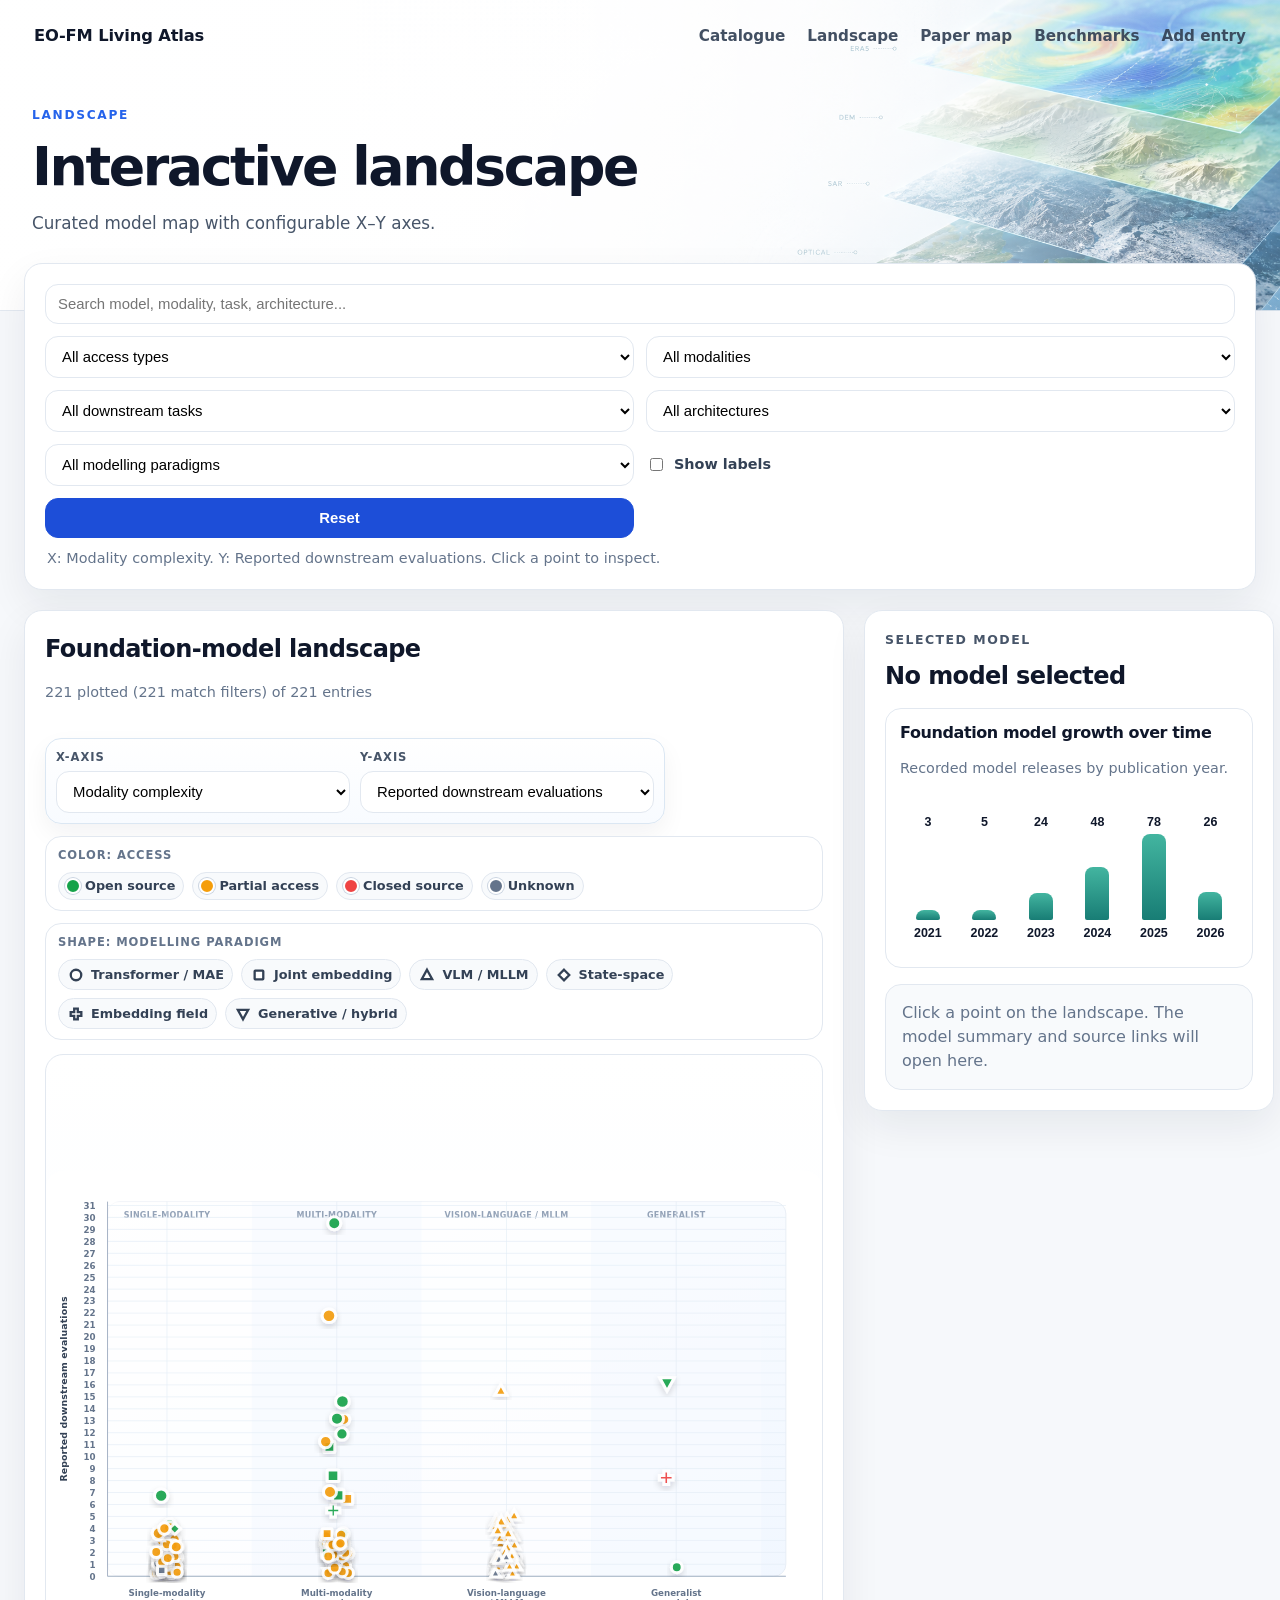
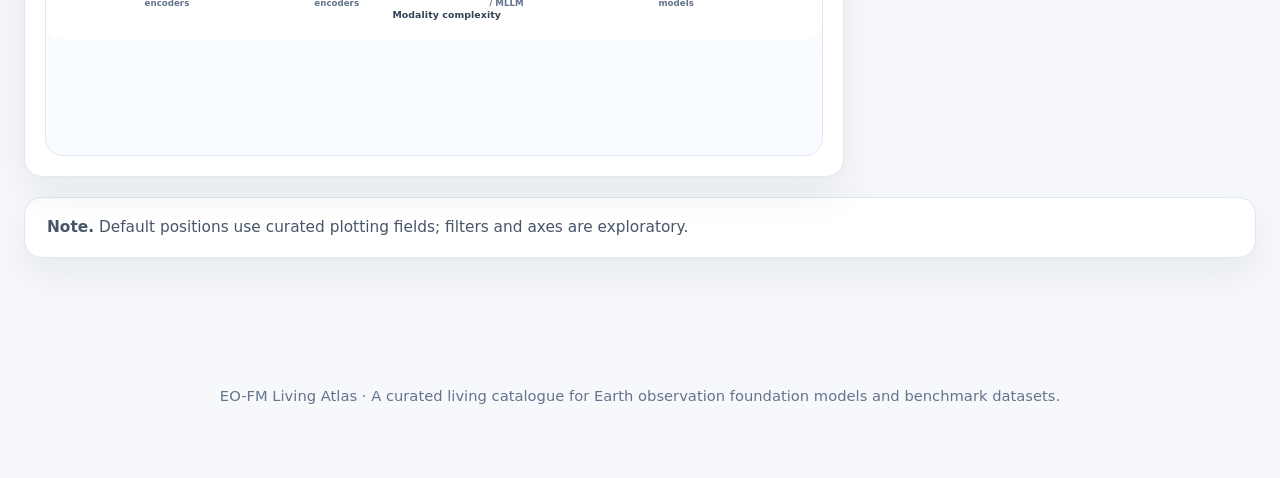
<file: landscape.html>
<!doctype html>
<html lang="en">
<head>
  <meta charset="utf-8">
  <meta name="viewport" content="width=device-width, initial-scale=1">
  <title>Landscape · EO-FM Living Atlas</title>
  <link rel="stylesheet" href="style.css">
</head>
<body>
  <header class="hero small">
    <nav class="nav">
      <div class="brand">EO-FM Living Atlas</div>
      <div class="links">
        <a href="index.html">Catalogue</a>
        <a href="landscape.html">Landscape</a><a href="paper-map.html">Paper map</a>
        <a href="benchmarks.html">Benchmarks</a>
        <a href="submit.html">Add entry</a>
      </div>
    </nav>
    <div class="hero-content">
      <p class="eyebrow">Landscape</p>
      <h1>Interactive landscape</h1>
      <p class="subtitle">Curated model map with configurable X–Y axes.</p>
    </div>
  </header>

  <main class="container">
    <section class="panel controls-panel landscape-controls compact-landscape-controls">
      <div class="toolbar landscape-toolbar dynamic-toolbar filter-only-toolbar">
        <input id="landscapeSearch" type="search" placeholder="Search model, modality, task, architecture...">
        <select id="landscapeOpen"><option value="">All access types</option></select>
        <select id="landscapeModality"><option value="">All modalities</option></select>
        <select id="landscapeTask"><option value="">All downstream tasks</option></select>
        <select id="landscapeArchitecture"><option value="">All architectures</option></select>
        <select id="landscapeFamily"><option value="">All modelling paradigms</option></select>
        <label class="check"><input id="showLabels" type="checkbox"> Show labels</label>
        <button id="landscapeReset">Reset</button>
      </div>
      <div id="axisHint" class="hint">Default: modality complexity × reported downstream evaluations.</div>
    </section>

    <section class="landscape-layout improved-landscape-layout">
      <div class="panel landscape-panel improved-landscape-panel">
        <div class="table-headline landscape-headline landscape-headline-v8">
          <div>
            <h2>Foundation-model landscape</h2>
            <p id="landscapeCount" class="muted"></p>
          </div>
          <div class="axis-picker-card" aria-label="Landscape axis controls">
            <label>X-axis
              <select id="xMetric"></select>
            </label>
            <label>Y-axis
              <select id="yMetric"></select>
            </label>
          </div>
        </div>

        <div class="legend-grid-v8">
          <div class="legend-card-v8">
            <div class="legend-title">Color: access</div>
            <div class="legend" id="landscapeLegend"></div>
          </div>
          <div class="legend-card-v8">
            <div class="legend-title">Shape: modelling paradigm</div>
            <div class="shape-legend" id="familyLegend"></div>
          </div>
        </div>

        <div id="plotWrap" class="plot-wrap improved-plot-wrap">
          <svg id="landscapePlot" role="img" aria-label="Configurable scatter plot of EO foundation models"></svg>
        </div>
      </div>

     <aside class="panel detail-panel landscape-detail-panel">
  <p class="eyebrow dark">Selected model</p>
  <h2 id="landscapeTitle">No model selected</h2>

  <div id="landscapeTimelinePanel" class="side-timeline-panel">
    <div class="table-headline">
      <div>
        <h2>Foundation model growth over time</h2>
        <p class="muted">Recorded model releases by publication year.</p>
      </div>
    </div>
    <div id="modelTimeline" class="timeline-bars"></div>
  </div>

  <div id="landscapeDetails" class="details empty">
    Click a point on the landscape. The model summary and source links will open here.
  </div>
</aside>
    </section>

    <section class="panel compact-note"><b>Note.</b> Default positions use curated plotting fields; filters and axes are exploratory.</section>
  </main>

  <footer><p>EO-FM Living Atlas · A curated living catalogue for Earth observation foundation models and benchmark datasets.</p></footer>
  <script src="landscape.js?v=20260707-7"></script>
</body>
</html>
</file>
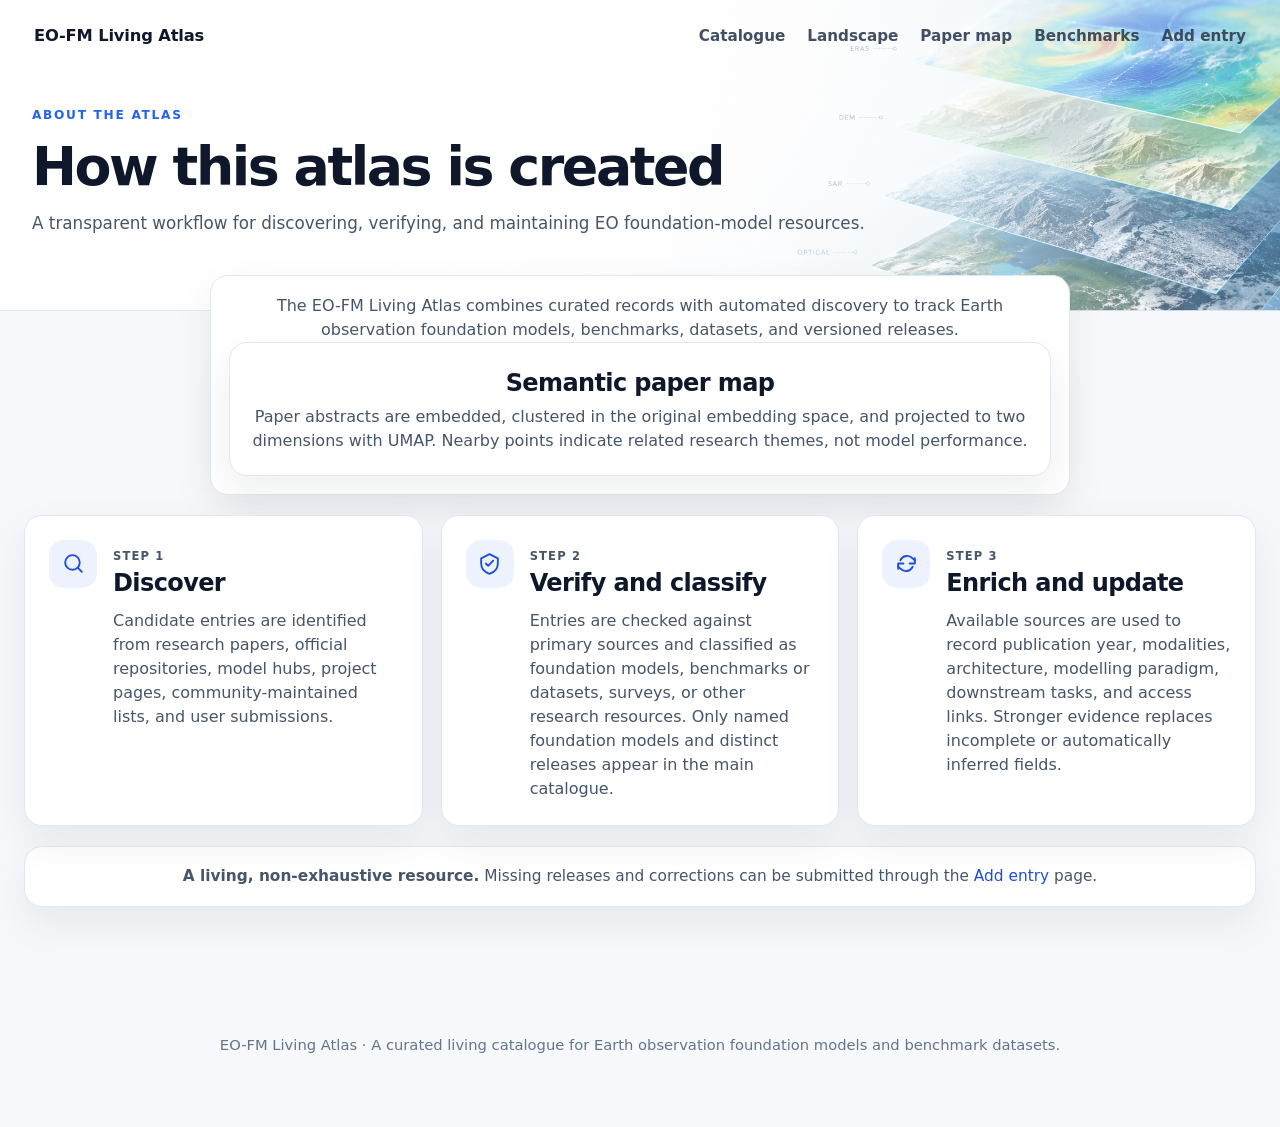
<file: method.html>
<!doctype html>
<html lang="en">
<head>
  <meta charset="utf-8">
  <meta name="viewport" content="width=device-width, initial-scale=1">
  <title>About · EO-FM Living Atlas</title>
  <link rel="stylesheet" href="style.css">
  <style>
    .method-intro {
      max-width: 860px;
      margin: 0 auto 20px;
      text-align: center;
    }

    .method-intro p {
      margin: 0;
      color: #475569;
      font-size: 1rem;
    }

    .method-process-grid {
      display: grid;
      grid-template-columns: repeat(3, minmax(0, 1fr));
      gap: 18px;
    }

    .process-card {
      display: flex;
      align-items: flex-start;
      gap: 16px;
      padding: 24px;
      margin-bottom: 0;
    }

    .method-icon {
      width: 48px;
      height: 48px;
      flex: 0 0 48px;
      display: grid;
      place-items: center;
      border-radius: 15px;
      background: var(--soft);
      color: var(--accent);
    }

    .method-icon svg {
      width: 25px;
      height: 25px;
      fill: none;
      stroke: currentColor;
      stroke-width: 1.8;
      stroke-linecap: round;
      stroke-linejoin: round;
    }

    .method-step {
      margin: 0 0 3px;
      color: var(--accent);
      font-size: 0.72rem;
      font-weight: 850;
      letter-spacing: 0.1em;
      text-transform: uppercase;
    }

    .process-card h2 {
      margin-bottom: 8px;
    }

    .process-card p:last-child {
      margin: 0;
      color: #475569;
    }

    .method-note {
      margin-top: 20px;
      text-align: center;
      color: #475569;
    }

    @media (max-width: 900px) {
      .method-process-grid {
        grid-template-columns: 1fr;
      }
    }
  </style>
</head>
<body>
  <header class="hero small">
    <nav class="nav">
      <div class="brand">EO-FM Living Atlas</div>
      <div class="links">
        <a href="index.html">Catalogue</a>
        <a href="landscape.html">Landscape</a><a href="paper-map.html">Paper map</a>
        <a href="benchmarks.html">Benchmarks</a>
        <a href="submit.html">Add entry</a>
      </div>
    </nav>
    <div class="hero-content">
      <p class="eyebrow">About the atlas</p>
      <h1>How this atlas is created</h1>
      <p class="subtitle">A transparent workflow for discovering, verifying, and maintaining EO foundation-model resources.</p>
    </div>
  </header>

  <main class="container method-container">
    <section class="panel method-intro">
      <p>The EO-FM Living Atlas combines curated records with automated discovery to track Earth observation foundation models, benchmarks, datasets, and versioned releases.</p>
    <article class="panel method-card"><h2>Semantic paper map</h2><p>Paper abstracts are embedded, clustered in the original embedding space, and projected to two dimensions with UMAP. Nearby points indicate related research themes, not model performance.</p></article></section>

    <section class="method-process-grid">
      <article class="panel method-card process-card">
        <div class="method-icon" aria-hidden="true">
          <svg viewBox="0 0 24 24">
            <circle cx="11" cy="11" r="7"></circle>
            <path d="m20 20-4-4"></path>
          </svg>
        </div>
        <div>
          <p class="method-step">Step 1</p>
          <h2>Discover</h2>
          <p>Candidate entries are identified from research papers, official repositories, model hubs, project pages, community-maintained lists, and user submissions.</p>
        </div>
      </article>

      <article class="panel method-card process-card">
        <div class="method-icon" aria-hidden="true">
          <svg viewBox="0 0 24 24">
            <path d="M12 3 20 7v5c0 5-3.4 8.4-8 10-4.6-1.6-8-5-8-10V7l8-4Z"></path>
            <path d="m8.5 12 2.2 2.2 4.8-5"></path>
          </svg>
        </div>
        <div>
          <p class="method-step">Step 2</p>
          <h2>Verify and classify</h2>
          <p>Entries are checked against primary sources and classified as foundation models, benchmarks or datasets, surveys, or other research resources. Only named foundation models and distinct releases appear in the main catalogue.</p>
        </div>
      </article>

      <article class="panel method-card process-card">
        <div class="method-icon" aria-hidden="true">
          <svg viewBox="0 0 24 24">
            <path d="M20 7v5h-5"></path>
            <path d="M4 17v-5h5"></path>
            <path d="M6.1 9a7 7 0 0 1 11.7-2L20 9"></path>
            <path d="M17.9 15a7 7 0 0 1-11.7 2L4 15"></path>
          </svg>
        </div>
        <div>
          <p class="method-step">Step 3</p>
          <h2>Enrich and update</h2>
          <p>Available sources are used to record publication year, modalities, architecture, modelling paradigm, downstream tasks, and access links. Stronger evidence replaces incomplete or automatically inferred fields.</p>
        </div>
      </article>
    </section>

    <section class="panel compact-note method-note">
      <strong>A living, non-exhaustive resource.</strong>
      Missing releases and corrections can be submitted through the
      <a href="submit.html">Add entry</a> page.
    </section>
  </main>

  <footer>
    <p>EO-FM Living Atlas · A curated living catalogue for Earth observation foundation models and benchmark datasets.</p>
  </footer>
</body>
</html>
</file>
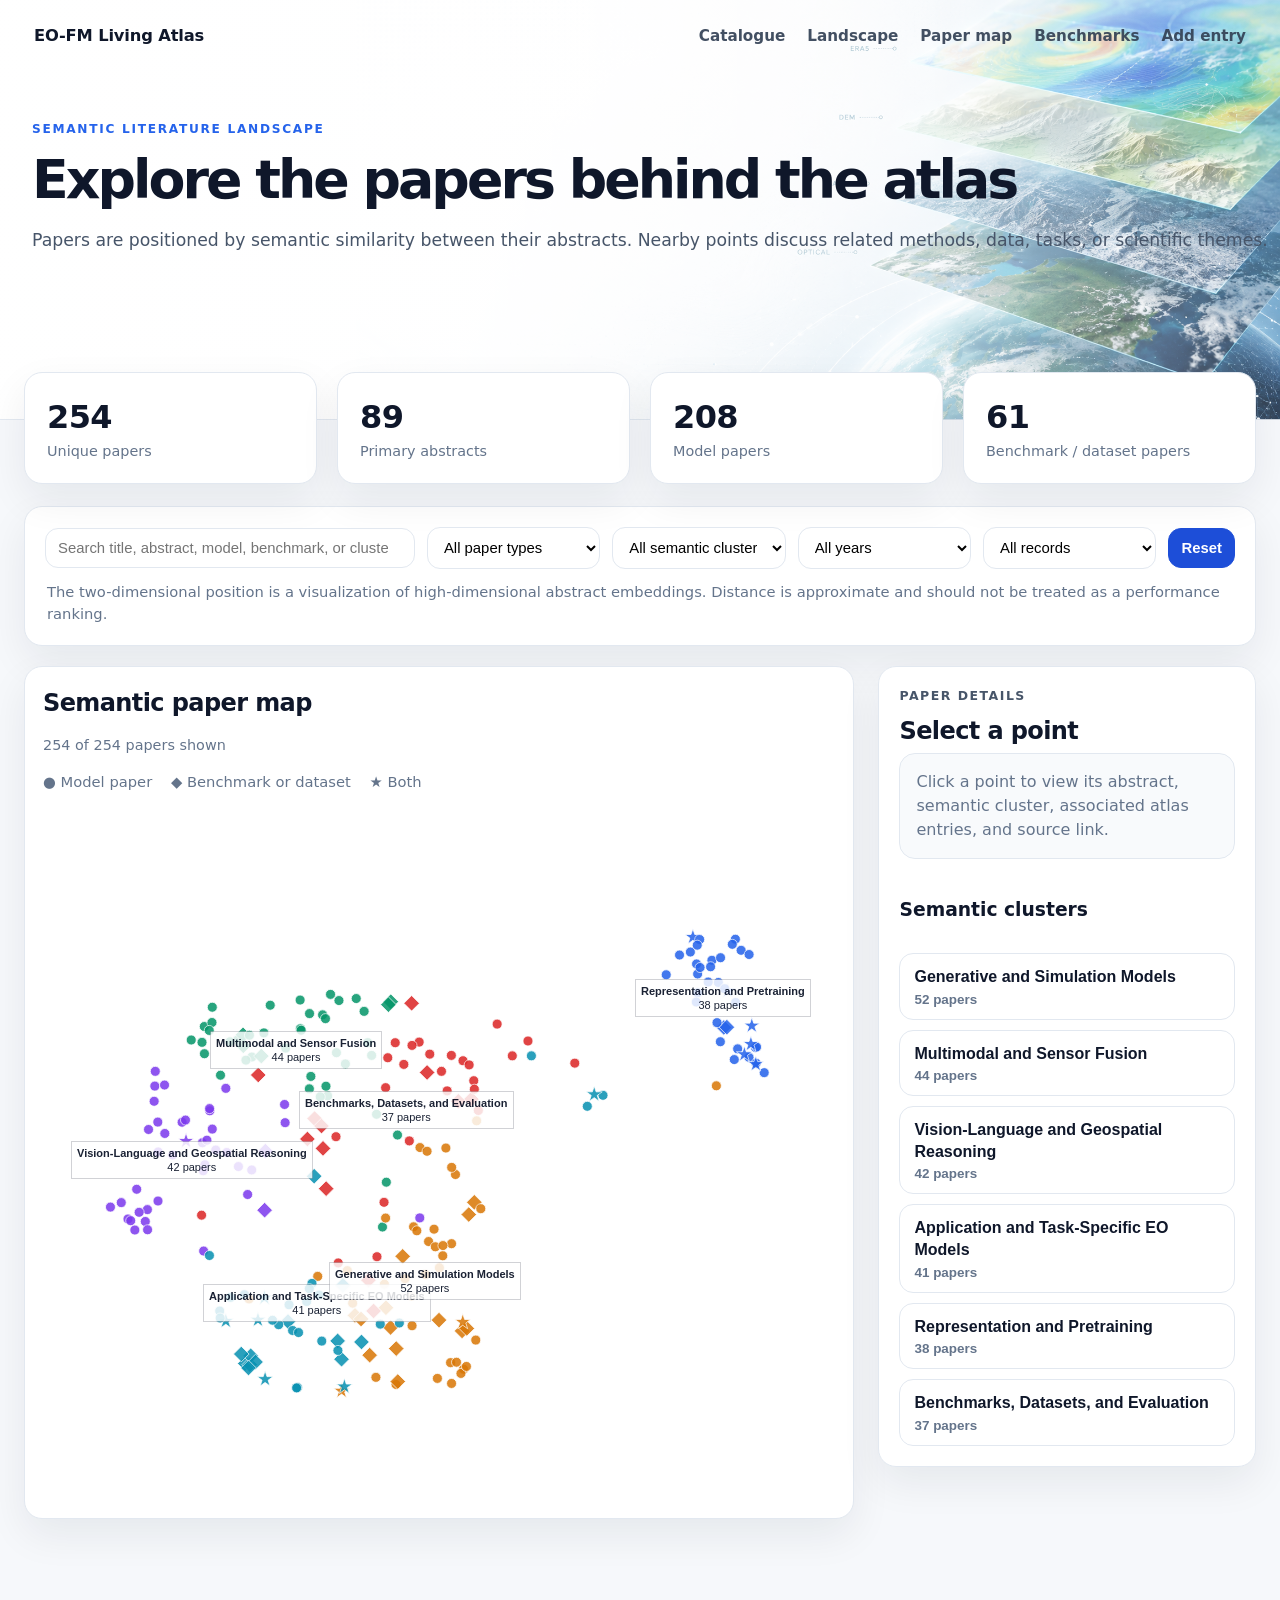
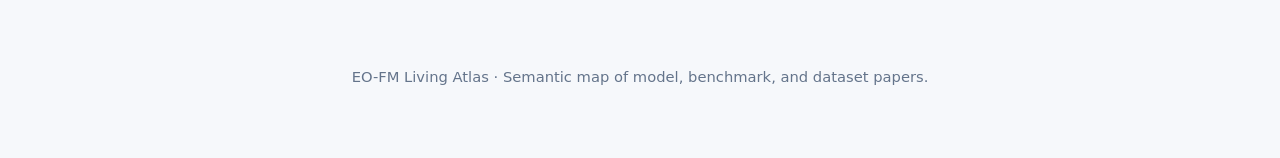
<file: paper-map.html>
<!doctype html>
<html lang="en">
<head>
  <meta charset="utf-8">
  <meta name="viewport" content="width=device-width, initial-scale=1">
  <title>Paper Map · EO-FM Living Atlas</title>
  <link rel="stylesheet" href="style.css">
  <style>
    .map-layout {
      display: grid;
      grid-template-columns: minmax(0, 1.65fr) minmax(300px, 0.75fr);
      gap: 24px;
      align-items: start;
    }

    .map-panel {
      min-width: 0;
    }

    #paperMap {
      width: 100%;
      min-height: 680px;
    }

    .map-toolbar {
      display: grid;
      grid-template-columns: minmax(240px, 1.6fr) repeat(4, minmax(150px, 0.75fr)) auto;
      gap: 12px;
      align-items: center;
    }

    .map-toolbar input,
    .map-toolbar select {
      width: 100%;
    }

    .cluster-summary {
      display: grid;
      gap: 10px;
      margin-top: 18px;
    }

    .cluster-item {
  width: 100%;
  text-align: left;
  border: 1px solid var(--line, #dbe3ef);
  border-radius: 14px;
  background: #fff;
  color: var(--ink, #0f172a);
  padding: 12px 14px;
  cursor: pointer;
}

.cluster-item:hover {
  background: #f8fafc;
  border-color: #2463eb;
  color: #1d4ed8;
}

.cluster-item strong {
  display: block;
  margin-bottom: 4px;
  font-size: 1rem;
  line-height: 1.35;
  color: inherit;
}

.cluster-item .muted {
  display: block;
  color: var(--muted, #64748b);
  font-size: 0.84rem;
  font-weight: 650;
}

    .cluster-item:hover {
      border-color: #2463eb;
    }

    .cluster-item strong {
      display: block;
      margin-bottom: 4px;
    }

    .paper-meta {
      display: flex;
      flex-wrap: wrap;
      gap: 8px;
      margin: 12px 0 16px;
    }

    .paper-abstract {
      line-height: 1.7;
      white-space: normal;
    }

    .map-note {
      margin-top: 12px;
      font-size: 0.92rem;
    }

    @media (max-width: 1100px) {
      .map-layout {
        grid-template-columns: 1fr;
      }

      .map-toolbar {
        grid-template-columns: 1fr 1fr;
      }

      #paperMap {
        min-height: 560px;
      }
    }

    @media (max-width: 650px) {
      .map-toolbar {
        grid-template-columns: 1fr;
      }
    }
  </style>
</head>
<body>
  <header class="hero compact-hero">
    <nav class="nav">
      <div class="brand">EO-FM Living Atlas</div>
      <div class="links">
        <a href="index.html">Catalogue</a>
        <a href="landscape.html">Landscape</a>
        <a href="paper-map.html">Paper map</a>
        <a href="benchmarks.html">Benchmarks</a>
        <a href="submit.html">Add entry</a>
      </div>
    </nav>

    <div class="hero-content">
      <p class="eyebrow">Semantic literature landscape</p>
      <h1>Explore the papers behind the atlas</h1>
      <p class="subtitle">
        Papers are positioned by semantic similarity between their abstracts.
        Nearby points discuss related methods, data, tasks, or scientific themes.
      </p>
    </div>
  </header>

  <main class="container">
    <section class="stats" id="paperMapStats"></section>

    <section class="panel controls-panel">
      <div class="map-toolbar">
        <input
          id="paperSearch"
          type="search"
          placeholder="Search title, abstract, model, benchmark, or cluster..."
        >

        <select id="paperTypeFilter">
          <option value="">All paper types</option>
          <option value="model">Model papers</option>
          <option value="benchmark">Benchmark / dataset papers</option>
        </select>

        <select id="paperClusterFilter">
          <option value="">All semantic clusters</option>
        </select>

        <select id="paperYearFilter">
          <option value="">All years</option>
        </select>

        <select id="paperAbstractFilter">
          <option value="">All records</option>
          <option value="primary">Primary abstracts only</option>
          <option value="fallback">Catalogue-summary fallback only</option>
        </select>

        <button id="paperResetBtn">Reset</button>
      </div>

      <p class="hint map-note">
        The two-dimensional position is a visualization of high-dimensional
        abstract embeddings. Distance is approximate and should not be treated
        as a performance ranking.
      </p>
    </section>

    <section class="map-layout">
      <div class="panel map-panel">
        <div class="table-headline">
          <div>
            <h2>Semantic paper map</h2>
            <p id="paperMapCount" class="muted"></p>
            <p class="muted map-note">
  ● Model paper &nbsp;&nbsp; ◆ Benchmark or dataset &nbsp;&nbsp; ★ Both
</p>
          </div>
        </div>
        <div id="paperMap"></div>
      </div>

      <aside class="panel detail-panel">
        <p class="eyebrow dark">Paper details</p>
        <h2 id="paperDetailTitle">Select a point</h2>
        <div id="paperDetails" class="details empty">
          Click a point to view its abstract, semantic cluster, associated atlas
          entries, and source link.
        </div>

        <div class="cluster-summary" id="clusterSummary"></div>
      </aside>
    </section>
  </main>

  <footer>
    <p>
      EO-FM Living Atlas · Semantic map of model, benchmark, and dataset papers.
    </p>
  </footer>

  <script src="https://cdn.plot.ly/plotly-2.35.2.min.js"></script>
  <script src="paper-map.js?v=3"></script>
</body>
</html>
</file>
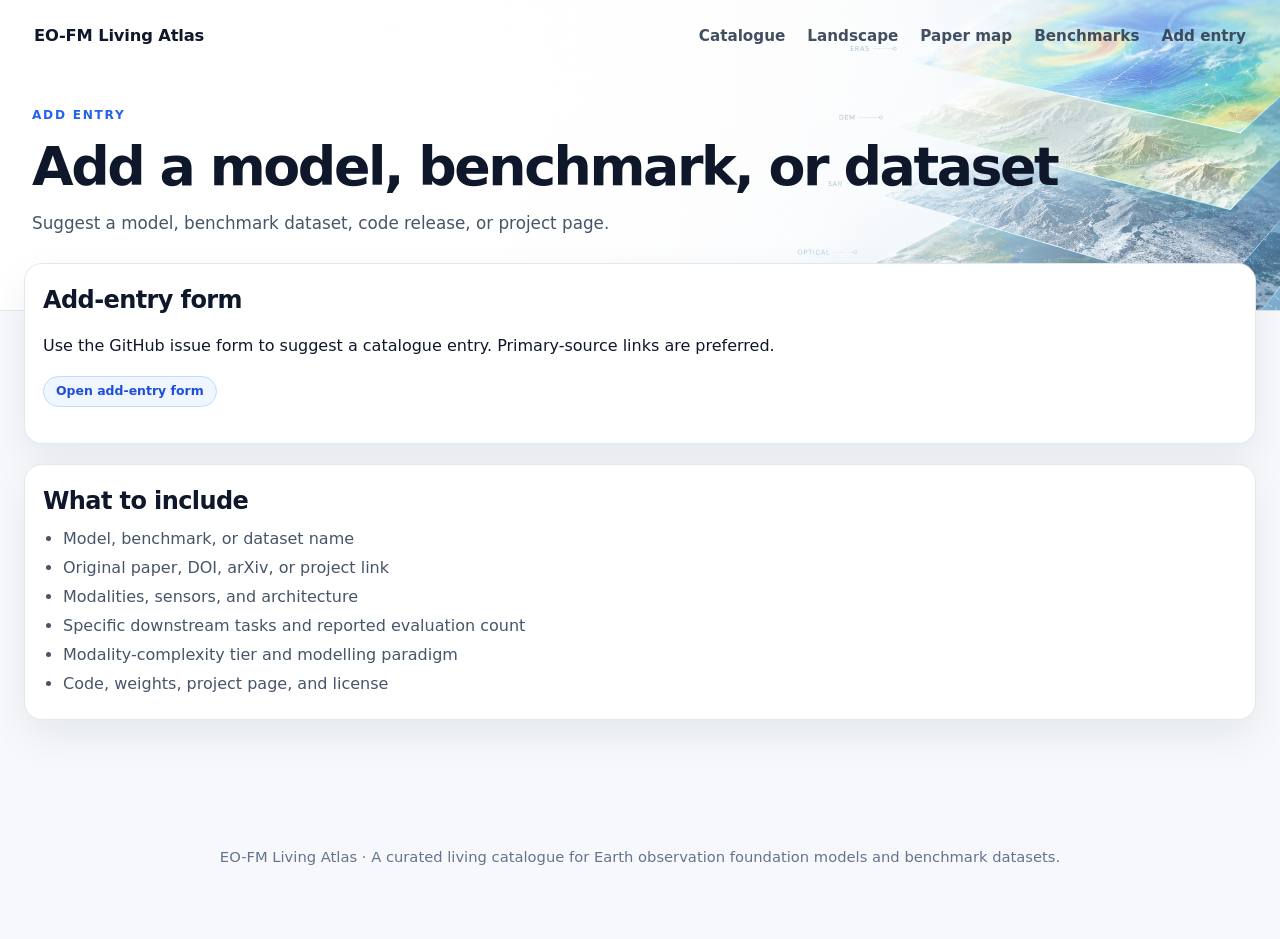
<file: submit.html>
<!doctype html>
<html lang="en">
<head>
  <meta charset="utf-8">
  <meta name="viewport" content="width=device-width, initial-scale=1">
  <title>Add entry · EO-FM Living Atlas</title>
  <link rel="stylesheet" href="style.css">
</head>
<body>
  <header class="hero small">
    <nav class="nav">
      <div class="brand">EO-FM Living Atlas</div>
      <div class="links">
        <a href="index.html">Catalogue</a>
        <a href="landscape.html">Landscape</a><a href="paper-map.html">Paper map</a>
        <a href="benchmarks.html">Benchmarks</a>
        <a href="submit.html">Add entry</a>
      </div>
    </nav>
    <div class="hero-content">
      <p class="eyebrow">Add entry</p>
      <h1>Add a model, benchmark, or dataset</h1>
      <p class="subtitle">Suggest a model, benchmark dataset, code release, or project page.</p>
    </div>
  </header>
  <main class="container">
    <section class="panel">
      <h2>Add-entry form</h2>
      <p>Use the GitHub issue form to suggest a catalogue entry. Primary-source links are preferred.</p>
      <p><a class="link-pill" href="https://github.com/joshigunjan/EO-FM-Living-Atlas-Auto/issues/new?template=add-entry.yml" target="_blank" rel="noreferrer">Open add-entry form</a></p>
    </section>
    <section class="panel">
      <h2>What to include</h2>
      <ul class="compact-list">
        <li>Model, benchmark, or dataset name</li>
        <li>Original paper, DOI, arXiv, or project link</li>
        <li>Modalities, sensors, and architecture</li>
        <li>Specific downstream tasks and reported evaluation count</li>
        <li>Modality-complexity tier and modelling paradigm</li>
        <li>Code, weights, project page, and license</li>
      </ul>
    </section>
  </main>
  <footer><p>EO-FM Living Atlas · A curated living catalogue for Earth observation foundation models and benchmark datasets.</p></footer>
</body>
</html>
</file>
<file: style.css>
:root {
  --bg: #f6f8fb;
  --card: #ffffff;
  --ink: #0f172a;
  --muted: #64748b;
  --line: #e2e8f0;
  --soft: #eef2ff;
  --accent: #1d4ed8;
  --accent-dark: #1e40af;
  --tag: #f1f5f9;
  --green: #15803d;
  --amber: #b45309;
  --red: #b91c1c;
  --violet: #6d28d9;
}

* { box-sizing: border-box; }

body {
  margin: 0;
  font-family: Inter, ui-sans-serif, system-ui, -apple-system, BlinkMacSystemFont, "Segoe UI", sans-serif;
  color: var(--ink);
  background: var(--bg);
  line-height: 1.5;
  position: relative;
  min-height: 100vh;
}

body::before {
  content: "";
  position: fixed;
  inset: 0;
  z-index: -2;
  background:
    linear-gradient(
      180deg,
      rgba(246, 248, 251, 0.90),
      rgba(246, 248, 251, 1) 520px
    ),
    url("assets/hero-eo-layers.png") top right / cover no-repeat;
  pointer-events: none;
}

a { color: var(--accent); text-decoration: none; }
a:hover { text-decoration: underline; }

.hero {
  position: relative;
  overflow: hidden;
  isolation: isolate;
  color: var(--ink);
  padding: 22px 28px 72px;
  min-height: 380px;
  background:
    linear-gradient(
      90deg,
      rgba(255,255,255,0.98) 0%,
      rgba(255,255,255,0.94) 38%,
      rgba(255,255,255,0.58) 62%,
      rgba(255,255,255,0.12) 100%
    );
  border-bottom: 1px solid rgba(226,232,240,0.9);
}
.nav {
  display: flex;
  align-items: center;
  justify-content: space-between;
  gap: 24px;
  max-width: 1480px;
  margin: 0 auto;
}

.brand { font-weight: 850; letter-spacing: 0.02em; font-size: 1.1rem; }
.links { display: flex; flex-wrap: wrap; gap: 16px; font-size: 0.95rem; }
.links a { color: #334155; font-weight: 750; }
.links a:hover { color: var(--accent); }

.hero-content { max-width: 1480px; margin: 46px auto 0; }
.eyebrow { text-transform: uppercase; letter-spacing: 0.12em; font-weight: 800; color: #1d4ed8; font-size: 0.78rem; margin: 0 0 8px; }
.eyebrow.dark { color: #475569; }

h1 { max-width: 760px; font-size: clamp(2.65rem, 5.2vw, 5.35rem); line-height: 0.98; margin: 10px 0 16px; letter-spacing: -0.055em; }
h2 { margin: 0 0 4px; }
.subtitle { max-width: 620px; font-size: 1.08rem; color: #475569; }

.container { max-width: 1480px; margin: -42px auto 70px; padding: 0 24px; position: relative; z-index: 3; }
.stats { display: grid; grid-template-columns: repeat(4, minmax(0, 1fr)); gap: 16px; margin-bottom: 18px; }
.stat-card, .panel { background: var(--card); border: 1px solid var(--line); border-radius: 20px; box-shadow: 0 16px 40px rgba(15,23,42,0.07); }
.stat-card { padding: 17px 20px; }
.stat-card .num { font-size: 1.9rem; font-weight: 850; letter-spacing: -0.02em; }
.stat-card .label, .muted { color: var(--muted); font-size: 0.9rem; }
.panel { padding: 18px; margin-bottom: 20px; }

.toolbar { display: grid; grid-template-columns: minmax(260px, 2fr) repeat(5, minmax(130px, 1fr)) auto; gap: 12px; align-items: center; }
input, select, button { border: 1px solid var(--line); border-radius: 13px; padding: 11px 12px; font-size: 0.93rem; background: white; }
button { background: var(--accent); color: white; border-color: var(--accent); font-weight: 800; cursor: pointer; }
button:hover { background: var(--accent-dark); }
button.ghost { background: #f8fafc; color: #334155; border-color: var(--line); }
button.ghost:hover { background: #eef2ff; }
.hint { color: var(--muted); margin: 12px 2px 0; font-size: 0.92rem; }

.catalogue-layout { display: grid; grid-template-columns: minmax(860px, 1fr) 420px; gap: 20px; align-items: start; }
.table-panel { min-width: 0; }
.detail-panel { position: sticky; top: 16px; max-height: calc(100vh - 32px); overflow: auto; }
.table-headline { display: flex; align-items: center; justify-content: space-between; gap: 16px; margin-bottom: 12px; }
.table-wrap { width: 100%; overflow: auto; border: 1px solid var(--line); border-radius: 16px; max-height: 76vh; }

table { border-collapse: separate; border-spacing: 0; width: 100%; min-width: 1660px; font-size: 0.91rem; }
th, td { border-bottom: 1px solid var(--line); padding: 12px 10px; vertical-align: top; text-align: left; }
th { color: #334155; background: #f8fafc; position: sticky; top: 0; z-index: 2; box-shadow: 0 1px 0 var(--line); }
tbody tr { cursor: pointer; }
tbody tr:hover { background: #f8fafc; }
tbody tr.selected { background: #eff6ff; outline: 2px solid #bfdbfe; outline-offset: -2px; }
.name { font-weight: 850; min-width: 155px; }
.name small { display: block; color: var(--muted); font-weight: 600; margin-top: 4px; }
.tasks-cell { min-width: 255px; }
.task-preview { color: var(--muted); font-size: 0.83rem; margin-top: 6px; }
.more { color: var(--muted); font-size: .78rem; }

.badge { display: inline-block; border-radius: 999px; padding: 3px 9px; margin: 2px 4px 2px 0; background: var(--tag); color: #334155; font-size: 0.76rem; white-space: nowrap; font-weight: 650; }
.badge.arch { background: #ede9fe; color: var(--violet); }
.badge.task { background: #e0f2fe; color: #075985; }
.badge.paradigm { background: #ecfeff; color: #0e7490; }
.badge.open, .badge.Open { background: #dcfce7; color: var(--green); }
.badge.partial, .badge.Partial { background: #fef3c7; color: var(--amber); }
.badge.closed, .badge.Closed { background: #fee2e2; color: var(--red); }
.badge.unknown, .badge.Unknown { background: #f1f5f9; color: #475569; }

.links-cell { min-width: 130px; }
.single-link { min-width: 82px; text-align: center; }
.empty-link { color: var(--muted); font-weight: 700; }
.link-pill { display: inline-flex; align-items: center; border: 1px solid #bfdbfe; color: #1d4ed8; background: #eff6ff; border-radius: 999px; padding: 5px 12px; margin: 2px 4px 2px 0; font-size: 0.78rem; font-weight: 800; }
.link-pill:hover { background: #dbeafe; text-decoration: none; }

.details { color: var(--ink); background: #f8fafc; border: 1px solid var(--line); border-radius: 16px; padding: 16px; }
.details.empty { color: var(--muted); }
.detail-title-row { margin-bottom: 12px; }
.detail-actions { display: flex; flex-wrap: wrap; gap: 6px; margin-bottom: 16px; }
.detail-section { border-top: 1px solid var(--line); padding-top: 12px; margin-top: 12px; }
.detail-section h3 { margin: 0 0 6px; font-size: .95rem; color: #334155; }
.detail-section p { margin: 0; }
.task-strip { margin: 4px 0 8px; }
.detail-grid { display: grid; grid-template-columns: 135px 1fr; gap: 8px 14px; margin-top: 14px; border-top: 1px solid var(--line); padding-top: 14px; }
.detail-key { font-weight: 850; color: #334155; }

footer { text-align: center; color: var(--muted); padding: 32px 20px 54px; }
.hero.small { padding-bottom: 64px; min-height: 310px; background-position: right center; }
.hero.small .hero-content { margin-top: 44px; }
.hero.small h1 { font-size: clamp(1.8rem, 3vw, 3rem); }

@media (max-width: 1180px) {
  .catalogue-layout { grid-template-columns: 1fr; }
  .detail-panel { position: relative; top: auto; max-height: none; }
  .toolbar { grid-template-columns: 1fr 1fr; }
  .toolbar input { grid-column: 1 / -1; }
}

@media (max-width: 900px) {
  .stats { grid-template-columns: repeat(2, minmax(0, 1fr)); }
  .nav { align-items: flex-start; flex-direction: column; }
}

@media (max-width: 560px) {
  .stats { grid-template-columns: 1fr; }
  .toolbar { grid-template-columns: 1fr; }
  .hero { padding-left: 18px; padding-right: 18px; }
  h1 { font-size: clamp(2.35rem, 12vw, 3.8rem); }
  .container { padding: 0 14px; }
}

.hero-actions { margin-top: 18px; }
.landscape-layout { display: grid; grid-template-columns: minmax(760px, 1fr) 390px; gap: 20px; align-items: start; }
.landscape-panel { min-width: 0; }
.landscape-toolbar { grid-template-columns: minmax(260px, 2fr) repeat(3, minmax(130px, 1fr)) auto auto; }
.check { display: flex; align-items: center; gap: 8px; color: #334155; font-weight: 750; font-size: 0.9rem; white-space: nowrap; }
.check input { width: auto; padding: 0; }
.plot-wrap { width: 100%; overflow: auto; border: 1px solid var(--line); border-radius: 18px; background: #fff; }
#landscapePlot { display: block; width: 100%; min-width: 860px; min-height: 560px; }
.axis-label { fill: #64748b; font-size: 13px; font-weight: 700; }
.axis-title { fill: #334155; font-size: 14px; font-weight: 850; letter-spacing: .01em; }
.landscape-point { stroke: #fff; stroke-width: 2.5px; cursor: pointer; opacity: .9; transition: opacity .15s ease, transform .15s ease; }
.model-node:hover .landscape-point { opacity: 1; stroke-width: 3.5px; }
.selected-point .landscape-point { stroke: #0f172a; stroke-width: 4px; }
.point-open { fill: #22c55e; }
.point-partial { fill: #f59e0b; }
.point-closed { fill: #ef4444; }
.point-unknown { fill: #64748b; }
.point-label { fill: #0f172a; font-size: 12px; font-weight: 850; paint-order: stroke; stroke: rgba(255,255,255,.96); stroke-width: 4px; stroke-linejoin: round; pointer-events: none; }
.legend { display: flex; flex-wrap: wrap; gap: 10px; align-items: center; justify-content: flex-end; }
.legend-item { display: inline-flex; align-items: center; gap: 6px; color: #475569; font-size: .84rem; font-weight: 750; }
.legend-dot { width: 11px; height: 11px; display: inline-block; border-radius: 999px; border: 2px solid white; box-shadow: 0 0 0 1px #cbd5e1; }
.landscape-detail-panel { position: sticky; top: 16px; }
@media (max-width: 1180px) {
  .landscape-layout { grid-template-columns: 1fr; }
  .landscape-toolbar { grid-template-columns: 1fr 1fr; }
  .landscape-toolbar input { grid-column: 1 / -1; }
}
@media (max-width: 680px) {
  .landscape-toolbar { grid-template-columns: 1fr; }
  .legend { justify-content: flex-start; }
}


/* Dynamic landscape view */
.axis-control-grid {
  display: grid;
  grid-template-columns: minmax(220px, 1fr) minmax(220px, 1fr) minmax(320px, 2fr);
  gap: 12px;
  align-items: end;
  margin-bottom: 12px;
}
.control-label {
  display: grid;
  gap: 6px;
  color: #475569;
  font-size: 0.78rem;
  font-weight: 850;
  text-transform: uppercase;
  letter-spacing: .08em;
}
.control-label input,
.control-label select { width: 100%; }
.dynamic-toolbar {
  grid-template-columns: repeat(5, minmax(135px, 1fr)) auto auto;
}
.improved-landscape-layout {
  grid-template-columns: minmax(820px, 1fr) 410px;
}
.improved-landscape-panel { padding: 20px; }
.landscape-headline { align-items: flex-start; }
.improved-plot-wrap {
  height: min(72vh, 760px);
  min-height: 640px;
  overflow: hidden;
  background: linear-gradient(180deg, #ffffff, #f8fbff);
}
#landscapePlot {
  display: block;
  width: 100%;
  height: 100%;
  min-width: 0;
  min-height: 0;
}
.grid-line { stroke: #e5edf7; stroke-width: 1; }
.axis-line { stroke: #94a3b8; stroke-width: 1.2; }
.empty-plot-text { fill: #64748b; font-size: 18px; font-weight: 800; }
.hit-ring { fill: transparent; stroke: transparent; cursor: pointer; }
.landscape-point {
  stroke: #ffffff;
  stroke-width: 2.8px;
  cursor: pointer;
  opacity: .88;
  transition: opacity .15s ease, transform .15s ease;
}
.model-node:hover .landscape-point { opacity: 1; stroke-width: 4px; }
.selected-point .landscape-point { stroke: #0f172a; stroke-width: 4.4px; }
.point-open { fill: #16a34a; }
.point-partial { fill: #f59e0b; }
.point-closed { fill: #ef4444; }
.point-unknown { fill: #64748b; }
.legend-dot.point-open { background: #16a34a; }
.legend-dot.point-partial { background: #f59e0b; }
.legend-dot.point-closed { background: #ef4444; }
.legend-dot.point-unknown { background: #64748b; }
.legend {
  gap: 12px 14px;
  justify-content: flex-end;
  line-height: 1.2;
}
.legend-item {
  background: #f8fafc;
  border: 1px solid #e2e8f0;
  border-radius: 999px;
  padding: 5px 9px;
}
.point-label {
  fill: #0f172a;
  font-size: 12px;
  font-weight: 850;
  paint-order: stroke;
  stroke: rgba(255,255,255,.98);
  stroke-width: 4px;
  stroke-linejoin: round;
  pointer-events: none;
}
.axis-label { fill: #64748b; font-size: 13px; font-weight: 750; }
.axis-title { fill: #334155; font-size: 14px; font-weight: 900; letter-spacing: .01em; }
@media (max-width: 1180px) {
  .axis-control-grid { grid-template-columns: 1fr 1fr; }
  .axis-control-grid .wide { grid-column: 1 / -1; }
  .improved-landscape-layout { grid-template-columns: 1fr; }
  .dynamic-toolbar { grid-template-columns: 1fr 1fr; }
}
@media (max-width: 680px) {
  .axis-control-grid, .dynamic-toolbar { grid-template-columns: 1fr; }
  .axis-control-grid .wide { grid-column: auto; }
  .improved-plot-wrap { min-height: 520px; overflow-x: auto; }
  #landscapePlot { min-width: 780px; }
}


/* Symbol-coded landscape markers */
.legend-stack {
  display: grid;
  gap: 8px;
  justify-items: end;
  max-width: 680px;
}
.legend-title {
  color: #64748b;
  font-size: 0.72rem;
  font-weight: 900;
  letter-spacing: .08em;
  text-transform: uppercase;
}
.shape-legend {
  display: flex;
  flex-wrap: wrap;
  gap: 8px;
  justify-content: flex-end;
}
.family-legend-item { padding-left: 7px; }
.legend-shape { width: 18px; height: 18px; display: inline-block; overflow: visible; }
.legend-shape-mark {
  fill: #ffffff;
  stroke: #334155;
  stroke-width: 2.2px;
}
.band-label {
  fill: #94a3b8;
  font-size: 12px;
  font-weight: 900;
  letter-spacing: .03em;
  text-transform: uppercase;
}
.landscape-point {
  stroke: #ffffff;
  stroke-width: 2.9px;
  cursor: pointer;
  opacity: .91;
  transition: opacity .15s ease, stroke-width .15s ease;
}
.model-node:hover .landscape-point { opacity: 1; stroke-width: 4px; }
.selected-point .landscape-point { stroke: #0f172a; stroke-width: 4.4px; }
@media (max-width: 1180px) {
  .legend-stack { justify-items: start; }
  .shape-legend { justify-content: flex-start; }
}
@media (max-width: 680px) {
  .dynamic-toolbar { grid-template-columns: 1fr; }
}

/* v8: fixed interactive landscape controls and reliable legends */
.compact-landscape-controls { margin-top: -18px; }
.filter-only-toolbar {
  display: grid;
  grid-template-columns: minmax(260px, 1.4fr) repeat(5, minmax(145px, 1fr)) auto auto;
  gap: 10px;
  align-items: center;
}
.landscape-headline-v8 {
  display: grid;
  grid-template-columns: minmax(260px, 1fr) auto;
  gap: 20px;
  align-items: start;
}
.axis-picker-card {
  display: grid;
  grid-template-columns: minmax(190px, 1fr) minmax(190px, 1fr);
  gap: 10px;
  align-items: end;
  padding: 10px;
  border: 1px solid #dbe7f3;
  background: linear-gradient(180deg, #ffffff, #f8fbff);
  border-radius: 16px;
  box-shadow: 0 10px 24px rgba(15, 23, 42, .05);
}
.axis-picker-card label {
  display: grid;
  gap: 5px;
  color: #475569;
  font-size: .72rem;
  font-weight: 900;
  text-transform: uppercase;
  letter-spacing: .08em;
}
.axis-picker-card select { width: 100%; min-height: 42px; }
.legend-grid-v8 {
  display: grid;
  grid-template-columns: minmax(250px, .85fr) minmax(420px, 1.15fr);
  gap: 12px;
  margin: 12px 0 14px;
}
.legend-card-v8 {
  border: 1px solid #e2e8f0;
  background: #ffffff;
  border-radius: 16px;
  padding: 10px 12px;
}
.legend-card-v8 .legend-title {
  color: #64748b;
  font-size: .72rem;
  font-weight: 900;
  letter-spacing: .08em;
  text-transform: uppercase;
  margin-bottom: 8px;
}
.legend-card-v8 .legend,
.legend-card-v8 .shape-legend {
  justify-content: flex-start;
  gap: 8px;
}
.legend-card-v8 .legend-item {
  background: #f8fafc;
  border: 1px solid #e2e8f0;
  border-radius: 999px;
  padding: 5px 8px;
  color: #334155;
  font-size: .8rem;
  font-weight: 800;
}
.legend-card-v8 .legend-dot {
  width: 12px;
  height: 12px;
  display: inline-block;
  border-radius: 999px;
  box-shadow: 0 0 0 2px #fff, 0 0 0 3px #cbd5e1;
}
.legend-card-v8 .legend-shape { width: 18px; height: 18px; flex: 0 0 auto; }
.legend-shape-mark { vector-effect: non-scaling-stroke; }
.landscape-point { vector-effect: non-scaling-stroke; }
.improved-plot-wrap { min-height: 680px; height: min(78vh, 820px); }
#landscapePlot { overflow: visible; }
@media (max-width: 1280px) {
  .filter-only-toolbar { grid-template-columns: 1fr 1fr; }
  .filter-only-toolbar input { grid-column: 1 / -1; }
  .landscape-headline-v8 { grid-template-columns: 1fr; }
  .axis-picker-card { max-width: 620px; }
  .legend-grid-v8 { grid-template-columns: 1fr; }
}
@media (max-width: 680px) {
  .filter-only-toolbar, .axis-picker-card { grid-template-columns: 1fr; }
  .improved-plot-wrap { min-height: 540px; overflow-x: auto; }
  #landscapePlot { min-width: 860px; }
}


/* v11 concise editorial polish */
.hero-content, .nav { max-width: 1420px; }
.hero-content { padding-right: min(42vw, 640px); }
.hero.small { min-height: 245px; padding-bottom: 50px; }
.hero.small .hero-content { margin-top: 30px; padding-right: min(44vw, 620px); }
.hero.small h1 { max-width: 620px; font-size: clamp(2.0rem, 3.2vw, 3.35rem); letter-spacing: -0.045em; }
.hero.small .subtitle { max-width: 460px; }
.subtitle { margin-top: 0; }
.compact-note { color: #475569; font-size: .96rem; }
.method-grid { display: grid; grid-template-columns: repeat(2, minmax(0, 1fr)); gap: 16px; margin-bottom: 20px; }
.method-card { margin-bottom: 0; min-height: 132px; }
.method-card p { margin: 8px 0 0; color: #475569; }
.compact-list { margin: 8px 0 0; padding-left: 20px; color: #475569; }
.compact-list li { margin: 5px 0; }
footer { padding-top: 22px; }
@media (max-width: 900px) {
  .hero-content, .hero.small .hero-content { padding-right: 0; }
  .method-grid { grid-template-columns: 1fr; }
}

/* v12 editorial clean-up: balanced headers, fewer repeats, calmer spacing */
.nav,
.hero-content,
.container {
  max-width: 1320px;
}
.nav {
  padding: 0 2px;
}
.brand {
  font-size: 1.02rem;
  letter-spacing: -0.01em;
}
.links {
  gap: 20px;
}
.links a {
  text-decoration: none;
  opacity: .92;
}
.links a:hover {
  text-decoration: none;
  opacity: 1;
}
.hero {
  min-height: 420px;
  padding: 24px 32px 92px;
  background:
    linear-gradient(90deg, rgba(255,255,255,0.99) 0%, rgba(255,255,255,0.96) 36%, rgba(255,255,255,0.67) 60%, rgba(255,255,255,0.15) 100%),
    url("assets/hero-eo-layers.png") right center / cover no-repeat;
}
.hero-content {
  margin: 72px auto 0;
  padding-right: min(44vw, 560px);
}
.hero-content .eyebrow {
  margin-bottom: 14px;
  color: #2563eb;
  font-size: .76rem;
  letter-spacing: .14em;
}
h1 {
  max-width: 690px;
  font-size: clamp(3rem, 4.65vw, 4.55rem);
  line-height: 1.02;
  letter-spacing: -0.055em;
  margin: 0 0 20px;
}
.subtitle {
  max-width: 560px;
  font-size: 1.08rem;
  color: #475569;
  margin-bottom: 0;
}
.hero-actions { margin-top: 22px; }
.container {
  margin-top: -48px;
}
.stats {
  gap: 20px;
  margin-bottom: 22px;
}
.stat-card, .panel {
  border-radius: 18px;
}
.stat-card {
  padding: 20px 22px;
}
.stat-card .num {
  font-size: 2rem;
}
.controls-panel,
.table-panel,
.detail-panel,
.landscape-panel {
  padding: 20px;
}
.toolbar {
  gap: 12px;
}
.hint {
  margin-top: 10px;
  font-size: .9rem;
}
.table-headline h2,
.landscape-headline h2,
.panel h2 {
  letter-spacing: -0.025em;
}
.hero.small {
  min-height: 310px;
  padding-bottom: 74px;
}
.hero.small .hero-content {
  margin-top: 58px;
  padding-right: min(45vw, 560px);
}
.hero.small h1 {
  max-width: 700px;
  font-size: clamp(2.45rem, 4.1vw, 4.1rem);
  line-height: 1.04;
  margin-bottom: 16px;
}
.hero.small .subtitle {
  max-width: 560px;
  font-size: 1.05rem;
}
.method-grid {
  gap: 18px;
}
.method-card {
  min-height: 116px;
  padding: 22px;
}
.compact-note {
  padding: 18px 22px;
}
footer {
  padding: 42px 20px 56px;
  font-size: .92rem;
}
@media (max-width: 900px) {
  .hero,
  .hero.small {
    min-height: auto;
    padding-bottom: 80px;
  }
  .hero-content,
  .hero.small .hero-content {
    margin-top: 48px;
    padding-right: 0;
  }
  h1 {
    font-size: clamp(2.7rem, 11vw, 4.1rem);
  }
  .hero.small h1 {
    font-size: clamp(2.3rem, 10vw, 3.6rem);
  }
}
@media (max-width: 560px) {
  .hero, .hero.small { padding-left: 18px; padding-right: 18px; }
  .container { padding: 0 14px; }
}


/* v13: curated landscape fields and cleaner method page */
.method-hero {
  min-height: 275px;
  padding-bottom: 64px;
}
.method-hero .hero-content {
  margin-top: 46px;
  padding-right: min(42vw, 520px);
}
.method-hero h1 {
  max-width: 540px;
  font-size: clamp(2.25rem, 3.2vw, 3.4rem) !important;
  line-height: 1.05;
}
.method-container {
  margin-top: -36px;
}
.refined-method-grid {
  grid-template-columns: repeat(3, minmax(0, 1fr));
  gap: 16px;
}
.refined-method-grid .method-card {
  min-height: 132px;
  padding: 22px;
}
.refined-method-grid .method-card h2 {
  font-size: 1.12rem;
  margin-bottom: 8px;
}
.refined-method-grid .method-card p {
  font-size: .96rem;
  line-height: 1.48;
}
.method-note {
  max-width: 100%;
}
@media (max-width: 1100px) {
  .refined-method-grid { grid-template-columns: repeat(2, minmax(0, 1fr)); }
}
@media (max-width: 720px) {
  .refined-method-grid { grid-template-columns: 1fr; }
  .method-hero .hero-content { padding-right: 0; }
}

/* v14: method page as curation workflow */
.method-hero-workflow h1 {
  max-width: 660px;
}
.method-workflow-container {
  margin-top: -42px;
}
.method-workflow-card {
  padding: 26px;
  margin-bottom: 22px;
}
.method-section-head {
  max-width: 720px;
  margin-bottom: 22px;
}
.method-section-head h2 {
  font-size: clamp(1.45rem, 2vw, 2rem);
  margin: 6px 0 0;
  letter-spacing: -0.035em;
}
.workflow-steps {
  display: grid;
  grid-template-columns: repeat(4, minmax(0, 1fr));
  gap: 14px;
}
.workflow-steps article {
  border: 1px solid var(--line);
  border-radius: 16px;
  padding: 18px;
  background: linear-gradient(180deg, rgba(248,250,252,.9), rgba(255,255,255,.95));
}
.workflow-steps span {
  display: inline-flex;
  width: 28px;
  height: 28px;
  align-items: center;
  justify-content: center;
  border-radius: 999px;
  background: #eaf2ff;
  color: #1d4ed8;
  font-weight: 900;
  font-size: .82rem;
  margin-bottom: 14px;
}
.workflow-steps h3 {
  margin: 0 0 8px;
  font-size: 1.04rem;
  letter-spacing: -0.02em;
}
.workflow-steps p {
  margin: 0;
  color: #475569;
  line-height: 1.5;
  font-size: .95rem;
}
.method-info-grid {
  display: grid;
  grid-template-columns: repeat(2, minmax(0, 1fr));
  gap: 18px;
  margin-bottom: 22px;
}
.method-card-rich {
  min-height: 150px;
  padding: 24px;
}
.method-card-rich h2 {
  font-size: 1.22rem;
  margin-bottom: 10px;
}
.method-card-rich p {
  color: #475569;
  line-height: 1.55;
}
.method-complete-row {
  display: grid;
  grid-template-columns: minmax(220px, 0.7fr) minmax(0, 1.3fr);
  gap: 22px;
  align-items: start;
  padding: 24px 26px;
}
.method-complete-row h2 {
  font-size: clamp(1.25rem, 1.8vw, 1.7rem);
  margin: 6px 0 0;
}
.method-complete-row ul {
  margin: 0;
  padding-left: 20px;
  color: #475569;
  columns: 2;
  column-gap: 36px;
}
.method-complete-row li {
  margin: 0 0 9px;
  break-inside: avoid;
}
.automation-flow {
  display: grid;
  grid-template-columns: repeat(6, minmax(0, 1fr));
  gap: 10px;
  align-items: stretch;
}
.automation-flow article {
  position: relative;
  border: 1px solid var(--line);
  border-radius: 8px;
  padding: 16px 14px 15px;
  background: #fff;
}
.automation-flow article:not(:last-child)::after {
  content: "→";
  position: absolute;
  right: -12px;
  top: 22px;
  color: #64748b;
  font-weight: 900;
  z-index: 2;
}
.automation-flow span {
  display: inline-flex;
  width: 26px;
  height: 26px;
  align-items: center;
  justify-content: center;
  border-radius: 999px;
  background: #eaf2ff;
  color: #1d4ed8;
  font-weight: 900;
  font-size: .78rem;
  margin-bottom: 12px;
}
.automation-flow h3,
.strategy-grid h3 {
  margin: 0 0 8px;
  font-size: 1rem;
  letter-spacing: 0;
}
.automation-flow p,
.strategy-grid p {
  margin: 0;
  color: #475569;
  line-height: 1.5;
  font-size: .92rem;
}
.method-strategy {
  padding: 26px;
}
.strategy-grid {
  display: grid;
  grid-template-columns: repeat(2, minmax(0, 1fr));
  gap: 16px;
}
.strategy-grid article {
  border: 1px solid var(--line);
  border-radius: 8px;
  padding: 18px;
  background: #f8fafc;
}
@media (max-width: 1100px) {
  .workflow-steps { grid-template-columns: repeat(2, minmax(0, 1fr)); }
  .automation-flow { grid-template-columns: repeat(3, minmax(0, 1fr)); }
  .automation-flow article::after { display: none; }
}
@media (max-width: 780px) {
  .workflow-steps,
  .automation-flow,
  .method-info-grid,
  .method-complete-row,
  .strategy-grid { grid-template-columns: 1fr; }
  .method-complete-row ul { columns: 1; }
}

/* Benchmark page */
.full-width-panel { width: 100%; }
.benchmarks-table { min-width: 1380px; }
.compact-hero .hero-content.narrow { max-width: 900px; }


.timeline-panel{margin-bottom:1.25rem}.timeline-bars{display:flex;align-items:flex-end;gap:.45rem;min-height:170px;overflow-x:auto;padding:1rem .4rem .25rem}.timeline-item{display:grid;grid-template-rows:auto 110px auto;align-items:end;gap:.35rem;min-width:52px;border:0;background:transparent;cursor:pointer;color:inherit}.timeline-bar{display:block;width:30px;max-height:110px;justify-self:center;border-radius:8px 8px 2px 2px;background:linear-gradient(180deg,#43b5a0,#187d75)}.timeline-count,.timeline-year{font-size:.78rem;text-align:center}.timeline-count{font-weight:700}.badge.reviewed{background:#daf4e8;color:#176246}.badge.inferred{background:#fff0cf;color:#79520a}.catalogue-layout table,.benchmarks-table{font-size:.9rem}

/* v15: fixed hero artwork across every page
   This final override intentionally comes last so it wins over earlier
   page-specific hero background declarations. */
body::before {
  display: none;
}

.hero,
.hero.small,
.compact-hero,
.method-hero,
.method-hero-workflow {
  background-image:
    linear-gradient(
      90deg,
      rgba(255, 255, 255, 0.99) 0%,
      rgba(255, 255, 255, 0.96) 36%,
      rgba(255, 255, 255, 0.67) 60%,
      rgba(255, 255, 255, 0.15) 100%
    ),
    url("assets/hero-eo-layers.png");
  background-repeat: no-repeat, no-repeat;
  background-position: left top, right top;
  background-size: 100% 100%, auto 520px;
}

@media (max-width: 900px) {
  .hero,
  .hero.small,
  .compact-hero,
  .method-hero,
  .method-hero-workflow {
    background-position: left top, right top;
    background-size: 100% 100%, auto 430px;
  }
}

@media (max-width: 560px) {
  .hero,
  .hero.small,
  .compact-hero,
  .method-hero,
  .method-hero-workflow {
    background-position: left top, 72% top;
    background-size: 100% 100%, auto 360px;
  }
}

/* v16: keep header navigation and hero copy on one line on desktop */
.nav {
  flex-wrap: nowrap;
}

.links {
  flex-wrap: nowrap;
  white-space: nowrap;
  gap: 22px;
}

.hero-content,
.hero.small .hero-content,
.compact-hero .hero-content,
.method-hero .hero-content,
.method-hero-workflow .hero-content {
  max-width: 1320px;
  padding-right: 0;
}

.hero h1,
.hero.small h1,
.compact-hero h1,
.method-hero h1,
.method-hero-workflow h1 {
  max-width: none;
  white-space: nowrap;
  font-size: clamp(2.6rem, 4.2vw, 4.35rem);
}

.hero .subtitle,
.hero.small .subtitle,
.compact-hero .subtitle,
.method-hero .subtitle,
.method-hero-workflow .subtitle {
  max-width: none;
  white-space: nowrap;
}

@media (max-width: 900px) {
  .nav {
    flex-wrap: wrap;
  }

  .links {
    flex-wrap: wrap;
    white-space: normal;
  }

  .hero h1,
  .hero.small h1,
  .compact-hero h1,
  .method-hero h1,
  .method-hero-workflow h1,
  .hero .subtitle,
  .hero.small .subtitle,
  .compact-hero .subtitle,
  .method-hero .subtitle,
  .method-hero-workflow .subtitle {
    white-space: normal;
  }
}
/* Landscape sidebar timeline */
.side-timeline-panel {
  margin: 14px 0 16px;
  padding: 14px;
  border: 1px solid var(--line);
  border-radius: 16px;
  background: #ffffff;
}

.side-timeline-panel .table-headline {
  display: block;
  margin-bottom: 8px;
}

.side-timeline-panel h2 {
  font-size: 1rem;
  line-height: 1.25;
  margin: 0 0 4px;
}

.side-timeline-panel .timeline-bars {
  min-height: 135px;
  padding: 10px 2px 2px;
  gap: 0.32rem;
}

.side-timeline-panel .timeline-item {
  min-width: 40px;
  grid-template-rows: auto 86px auto;
}

.side-timeline-panel .timeline-bar {
  width: 24px;
  max-height: 86px;
}
</file>
